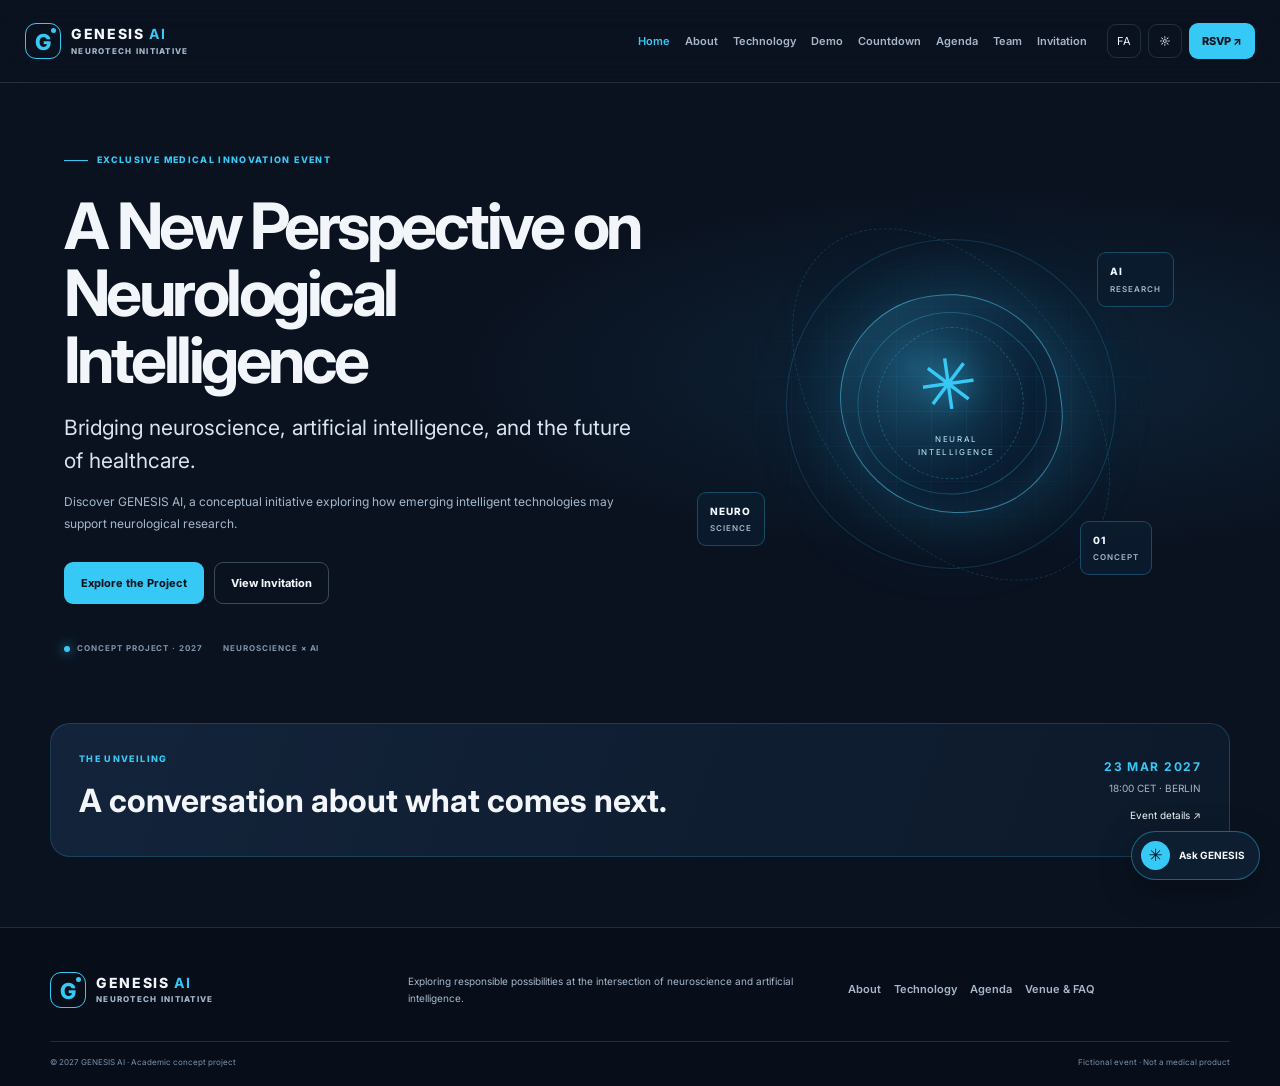
<file: index.html>
<!doctype html>
<html lang="en" dir="ltr"><head><meta charset="utf-8"><meta name="viewport" content="width=device-width,initial-scale=1"><meta name="theme-color" content="#0a1220"><meta name="description" content="Bridging neuroscience, artificial intelligence, and the future of healthcare."><title>The Future of Neurological Research Begins Here | GENESIS AI</title><link rel="preconnect" href="https://fonts.googleapis.com"><link href="https://fonts.googleapis.com/css2?family=Inter:wght@400;500;600;700;800&family=Vazirmatn:wght@400;500;600;700;800&display=swap" rel="stylesheet"><link rel="stylesheet" href="css/style.css"></head>
<body data-page="index"><a class="skip-link" href="#main" data-en="Skip to content" data-fa="رفتن به محتوا">Skip to content</a>
<header class="site-header"><div class="nav-wrap"><a class="brand" href="index.html"><span class="brand-mark">G<span></span></span><span class="brand-text">GENESIS <b>AI</b><small>NEUROTECH INITIATIVE</small></span></a><button class="mobile-menu-button" id="menuToggle" aria-label="Open navigation" aria-expanded="false"><span></span><span></span><span></span></button><nav class="main-nav" id="mainNav" aria-label="Main navigation"><a href="index.html" data-page-link="index" data-en="Home" data-fa="خانه">Home</a><a href="about.html" data-page-link="about" data-en="About" data-fa="درباره">About</a><a href="technology.html" data-page-link="technology" data-en="Technology" data-fa="فناوری">Technology</a><a href="demo.html" data-page-link="demo" data-en="Demo" data-fa="دمو">Demo</a><a href="countdown.html" data-page-link="countdown" data-en="Countdown" data-fa="شمارش معکوس">Countdown</a><a href="agenda.html" data-page-link="agenda" data-en="Agenda" data-fa="برنامه">Agenda</a><a href="team.html" data-page-link="team" data-en="Team" data-fa="تیم">Team</a><a href="invitation.html" data-page-link="invitation" data-en="Invitation" data-fa="دعوت‌نامه">Invitation</a></nav><div class="nav-tools"><button class="tool-button" id="langToggle" aria-label="Change language">FA</button><button class="tool-button" id="themeToggle" aria-label="Toggle color theme"><span class="theme-icon">☼</span></button><a class="nav-cta" href="rsvp.html" data-en="RSVP ↗" data-fa="تأیید حضور ↗">RSVP ↗</a></div></div></header>
<main id="main"><section class="hero hero-index"><div class="hero-content"><span class="eyebrow"><span class="eyebrow-line"></span><span data-en="EXCLUSIVE MEDICAL INNOVATION EVENT" data-fa="رویداد اختصاصی نوآوری پزشکی">EXCLUSIVE MEDICAL INNOVATION EVENT</span></span><h1 data-en="A New Perspective on Neurological Intelligence" data-fa="آینده پژوهش‌های عصبی از اینجا آغاز می‌شود">A New Perspective on Neurological Intelligence</h1><p class="hero-lead" data-en="Bridging neuroscience, artificial intelligence, and the future of healthcare." data-fa="پیوند علوم اعصاب، هوش مصنوعی و آینده سلامت.">Bridging neuroscience, artificial intelligence, and the future of healthcare.</p><p class="hero-copy" data-en="Discover GENESIS AI, a conceptual initiative exploring how emerging intelligent technologies may support neurological research." data-fa="با GENESIS AI آشنا شوید؛ ایده‌ای مفهومی برای بررسی نقش فناوری‌های هوشمند نوظهور در پژوهش‌های عصب‌شناختی.">Discover GENESIS AI, a conceptual initiative exploring how emerging intelligent technologies may support neurological research.</p><div class="hero-actions"><a class="button button-primary" href="about.html" data-en="Explore the Project" data-fa="کاوش پروژه">Explore the Project</a><a class="button button-outline" href="invitation.html" data-en="View Invitation" data-fa="مشاهده دعوت‌نامه">View Invitation</a></div><div class="hero-meta"><span><i></i><span data-en="CONCEPT PROJECT · 2027" data-fa="پروژه مفهومی · ۱۴۰۶">CONCEPT PROJECT · 2027</span></span><span data-en="NEUROSCIENCE × AI" data-fa="علوم اعصاب × هوش مصنوعی">NEUROSCIENCE × AI</span></div></div><div class="hero-visual" aria-hidden="true"><div class="orbit orbit-one"></div><div class="orbit orbit-two"></div><div class="brain-glow"></div><div class="brain-core"><span class="brain-symbol">✳</span><span class="brain-label">NEURAL<br>INTELLIGENCE</span></div><div class="floating-node node-a">AI<span>RESEARCH</span></div><div class="floating-node node-b">NEURO<span>SCIENCE</span></div><div class="floating-node node-c">01<span>CONCEPT</span></div><div class="visual-grid"></div></div></section><section class="event-strip"><div><span class="eyebrow" data-en="THE UNVEILING" data-fa="مراسم معرفی">THE UNVEILING</span><h2 data-en="A conversation about what comes next." data-fa="گفت‌وگویی درباره آنچه در پیش است.">A conversation about what comes next.</h2></div><div class="event-strip-meta"><strong>23 MAR 2027</strong><span>18:00 CET · BERLIN</span><a href="countdown.html" data-en="Event details ↗" data-fa="جزئیات رویداد ↗">Event details ↗</a></div></section></main>
<footer class="site-footer"><div class="footer-main"><a class="brand" href="index.html"><span class="brand-mark">G<span></span></span><span class="brand-text">GENESIS <b>AI</b><small>NEUROTECH INITIATIVE</small></span></a><p data-en="Exploring responsible possibilities at the intersection of neuroscience and artificial intelligence." data-fa="بررسی ظرفیت‌های مسئولانه در نقطه تلاقی علوم اعصاب و هوش مصنوعی.">Exploring responsible possibilities at the intersection of neuroscience and artificial intelligence.</p><div class="footer-links"><a href="about.html" data-en="About" data-fa="درباره">About</a><a href="technology.html" data-en="Technology" data-fa="فناوری">Technology</a><a href="agenda.html" data-en="Agenda" data-fa="برنامه">Agenda</a><a href="venue.html" data-en="Venue & FAQ" data-fa="مکان و سؤالات">Venue & FAQ</a></div></div><div class="footer-bottom"><span>© 2027 GENESIS AI · Academic concept project</span><span data-en="Fictional event · Not a medical product" data-fa="رویداد فرضی · فاقد محصول پزشکی واقعی">Fictional event · Not a medical product</span></div></footer>
<button class="assistant-fab" id="assistantFab" aria-label="Open GENESIS assistant"><span>✳</span><b data-en="Ask GENESIS" data-fa="از جنسیس بپرس">Ask GENESIS</b></button><aside class="assistant-panel" id="assistantPanel" aria-label="GENESIS demo assistant" hidden><div class="assistant-panel-head"><div><span class="status-dot"></span><strong>GENESIS Assistant</strong><small data-en="Prepared-response demo" data-fa="دموی پاسخ‌های آماده">Prepared-response demo</small></div><button id="assistantClose" class="icon-button" aria-label="Close assistant">×</button></div><div class="assistant-quick"><button class="chip quick-question" data-question="What is GENESIS AI?" data-fa-question="GENESIS AI چیست؟">What is GENESIS AI?</button><button class="chip quick-question" data-question="When is the event?" data-fa-question="رویداد چه زمانی است؟">When is the event?</button><button class="chip quick-question" data-question="How do I RSVP?" data-fa-question="چطور حضورم را تأیید کنم؟">How do I RSVP?</button></div><div class="assistant-panel-messages" id="assistantPanelMessages"><div class="message assistant-message" data-en="Hello! I can answer prepared questions about the project and event." data-fa="سلام! می‌توانم به پرسش‌های آماده درباره پروژه و رویداد پاسخ دهم.">Hello! I can answer prepared questions about the project and event.</div></div><form id="assistantPanelForm" class="assistant-panel-form"><input id="assistantPanelInput" placeholder="Ask about the event…" data-en-placeholder="Ask about the event…" data-fa-placeholder="درباره رویداد بپرسید…" required><button type="submit" aria-label="Send message">↑</button></form><p class="assistant-disclaimer" data-en="Simulated assistant · Not medical advice" data-fa="دستیار شبیه‌سازی‌شده · فاقد توصیه پزشکی">Simulated assistant · Not medical advice</p></aside>
<script src="js/app.js"></script><script src="js/countdown.js"></script><script src="js/assistant.js"></script><script src="js/rsvp.js"></script></body></html>
</file>
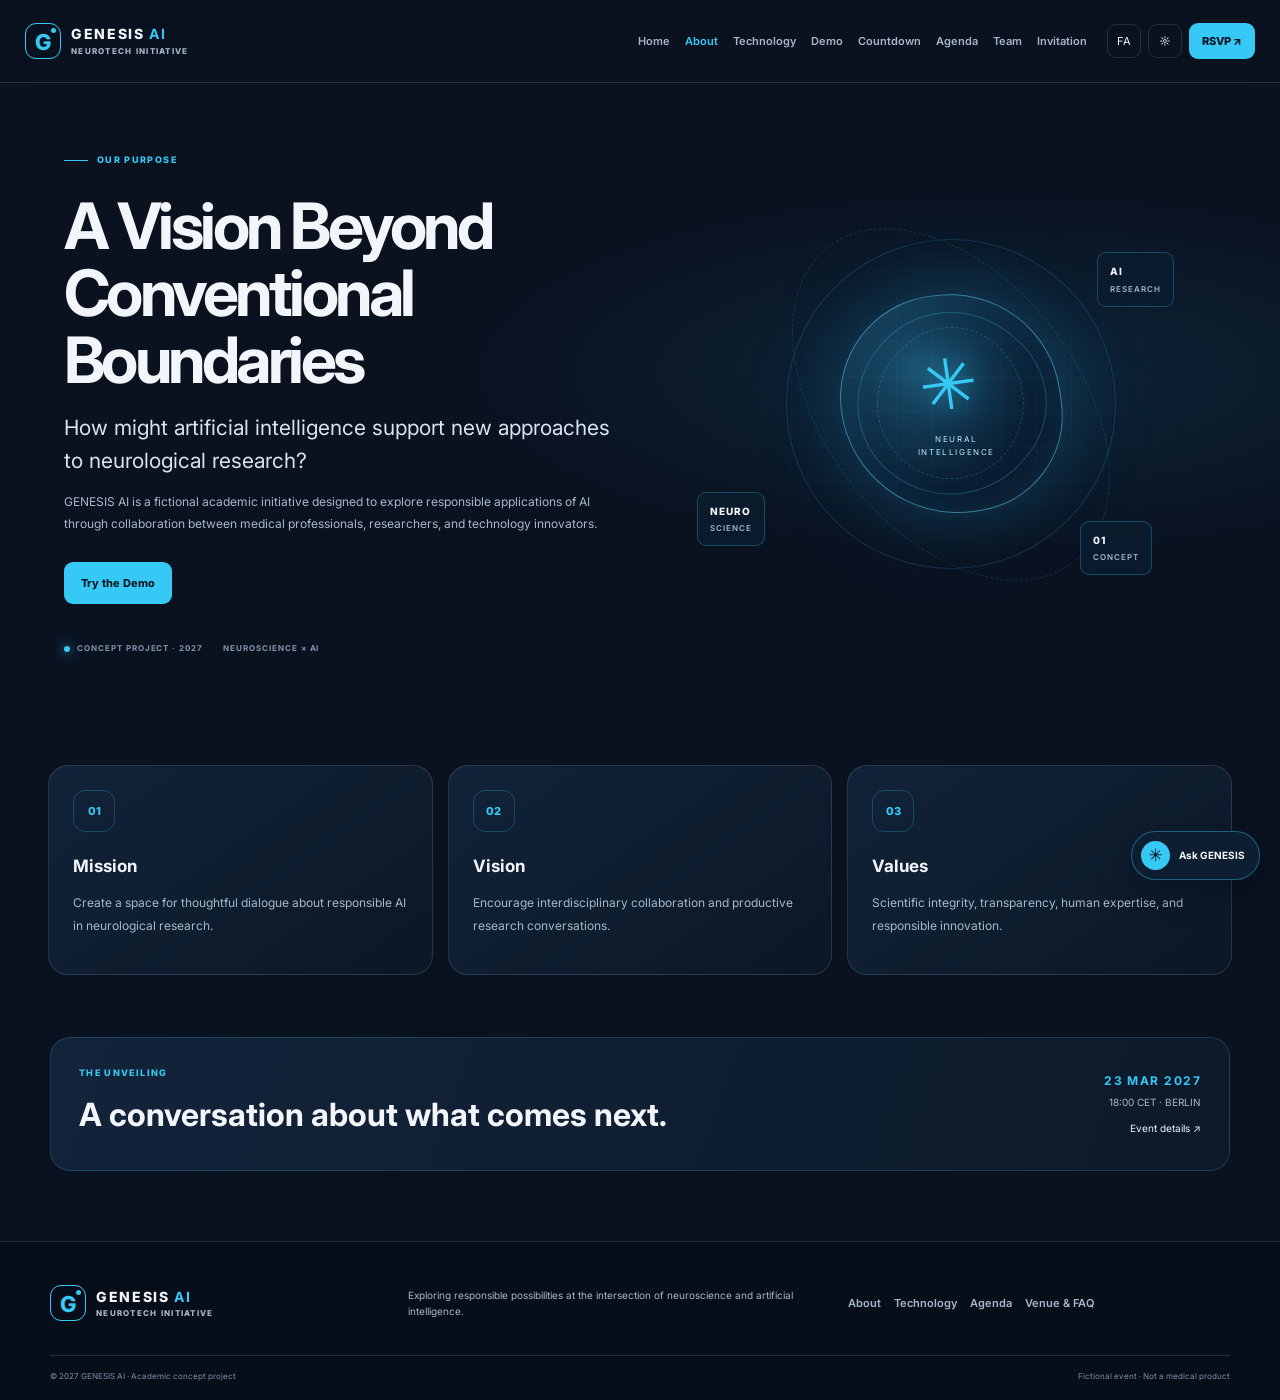
<file: about.html>
<!doctype html>
<html lang="en" dir="ltr"><head><meta charset="utf-8"><meta name="viewport" content="width=device-width,initial-scale=1"><meta name="theme-color" content="#0a1220"><meta name="description" content="How might artificial intelligence support new approaches to neurological research?"><title>About GENESIS AI | GENESIS AI</title><link rel="preconnect" href="https://fonts.googleapis.com"><link href="https://fonts.googleapis.com/css2?family=Inter:wght@400;500;600;700;800&family=Vazirmatn:wght@400;500;600;700;800&display=swap" rel="stylesheet"><link rel="stylesheet" href="css/style.css"></head>
<body data-page="about"><a class="skip-link" href="#main" data-en="Skip to content" data-fa="رفتن به محتوا">Skip to content</a>
<header class="site-header"><div class="nav-wrap"><a class="brand" href="index.html"><span class="brand-mark">G<span></span></span><span class="brand-text">GENESIS <b>AI</b><small>NEUROTECH INITIATIVE</small></span></a><button class="mobile-menu-button" id="menuToggle" aria-label="Open navigation" aria-expanded="false"><span></span><span></span><span></span></button><nav class="main-nav" id="mainNav" aria-label="Main navigation"><a href="index.html" data-page-link="index" data-en="Home" data-fa="خانه">Home</a><a href="about.html" data-page-link="about" data-en="About" data-fa="درباره">About</a><a href="technology.html" data-page-link="technology" data-en="Technology" data-fa="فناوری">Technology</a><a href="demo.html" data-page-link="demo" data-en="Demo" data-fa="دمو">Demo</a><a href="countdown.html" data-page-link="countdown" data-en="Countdown" data-fa="شمارش معکوس">Countdown</a><a href="agenda.html" data-page-link="agenda" data-en="Agenda" data-fa="برنامه">Agenda</a><a href="team.html" data-page-link="team" data-en="Team" data-fa="تیم">Team</a><a href="invitation.html" data-page-link="invitation" data-en="Invitation" data-fa="دعوت‌نامه">Invitation</a></nav><div class="nav-tools"><button class="tool-button" id="langToggle" aria-label="Change language">FA</button><button class="tool-button" id="themeToggle" aria-label="Toggle color theme"><span class="theme-icon">☼</span></button><a class="nav-cta" href="rsvp.html" data-en="RSVP ↗" data-fa="تأیید حضور ↗">RSVP ↗</a></div></div></header>
<main id="main"><section class="hero hero-about"><div class="hero-content"><span class="eyebrow"><span class="eyebrow-line"></span><span data-en="OUR PURPOSE" data-fa="هدف ما">OUR PURPOSE</span></span><h1 data-en="A Vision Beyond Conventional Boundaries" data-fa="درباره GENESIS AI">A Vision Beyond Conventional Boundaries</h1><p class="hero-lead" data-en="How might artificial intelligence support new approaches to neurological research?" data-fa="هوش مصنوعی چگونه می‌تواند رویکردهای تازه‌ای برای پژوهش‌های عصب‌شناختی فراهم کند؟">How might artificial intelligence support new approaches to neurological research?</p><p class="hero-copy" data-en="GENESIS AI is a fictional academic initiative designed to explore responsible applications of AI through collaboration between medical professionals, researchers, and technology innovators." data-fa="این پروژه فرضی برای بررسی کاربردهای مسئولانه هوش مصنوعی از طریق همکاری متخصصان پزشکی، پژوهشگران و نوآوران فناوری طراحی شده است.">GENESIS AI is a fictional academic initiative designed to explore responsible applications of AI through collaboration between medical professionals, researchers, and technology innovators.</p><div class="hero-actions"><a class="button button-primary" href="demo.html" data-en="Try the Demo" data-fa="تجربه دمو">Try the Demo</a></div><div class="hero-meta"><span><i></i><span data-en="CONCEPT PROJECT · 2027" data-fa="پروژه مفهومی · ۱۴۰۶">CONCEPT PROJECT · 2027</span></span><span data-en="NEUROSCIENCE × AI" data-fa="علوم اعصاب × هوش مصنوعی">NEUROSCIENCE × AI</span></div></div><div class="hero-visual" aria-hidden="true"><div class="orbit orbit-one"></div><div class="orbit orbit-two"></div><div class="brain-glow"></div><div class="brain-core"><span class="brain-symbol">✳</span><span class="brain-label">NEURAL<br>INTELLIGENCE</span></div><div class="floating-node node-a">AI<span>RESEARCH</span></div><div class="floating-node node-b">NEURO<span>SCIENCE</span></div><div class="floating-node node-c">01<span>CONCEPT</span></div><div class="visual-grid"></div></div></section><section class="section feature-grid"><article class="feature-card"><span class="feature-index">01</span><h2 data-en="Mission" data-fa="مأموریت">Mission</h2><p data-en="Create a space for thoughtful dialogue about responsible AI in neurological research." data-fa="ایجاد فضایی برای گفت‌وگوی مسئولانه درباره هوش مصنوعی در پژوهش‌های عصب‌شناختی.">Create a space for thoughtful dialogue about responsible AI in neurological research.</p></article><article class="feature-card"><span class="feature-index">02</span><h2 data-en="Vision" data-fa="چشم‌انداز">Vision</h2><p data-en="Encourage interdisciplinary collaboration and productive research conversations." data-fa="تقویت همکاری میان‌رشته‌ای و گفت‌وگوهای پژوهشی سازنده.">Encourage interdisciplinary collaboration and productive research conversations.</p></article><article class="feature-card"><span class="feature-index">03</span><h2 data-en="Values" data-fa="ارزش‌ها">Values</h2><p data-en="Scientific integrity, transparency, human expertise, and responsible innovation." data-fa="صداقت علمی، شفافیت، تخصص انسانی و نوآوری مسئولانه.">Scientific integrity, transparency, human expertise, and responsible innovation.</p></article></section><section class="event-strip"><div><span class="eyebrow" data-en="THE UNVEILING" data-fa="مراسم معرفی">THE UNVEILING</span><h2 data-en="A conversation about what comes next." data-fa="گفت‌وگویی درباره آنچه در پیش است.">A conversation about what comes next.</h2></div><div class="event-strip-meta"><strong>23 MAR 2027</strong><span>18:00 CET · BERLIN</span><a href="countdown.html" data-en="Event details ↗" data-fa="جزئیات رویداد ↗">Event details ↗</a></div></section></main>
<footer class="site-footer"><div class="footer-main"><a class="brand" href="index.html"><span class="brand-mark">G<span></span></span><span class="brand-text">GENESIS <b>AI</b><small>NEUROTECH INITIATIVE</small></span></a><p data-en="Exploring responsible possibilities at the intersection of neuroscience and artificial intelligence." data-fa="بررسی ظرفیت‌های مسئولانه در نقطه تلاقی علوم اعصاب و هوش مصنوعی.">Exploring responsible possibilities at the intersection of neuroscience and artificial intelligence.</p><div class="footer-links"><a href="about.html" data-en="About" data-fa="درباره">About</a><a href="technology.html" data-en="Technology" data-fa="فناوری">Technology</a><a href="agenda.html" data-en="Agenda" data-fa="برنامه">Agenda</a><a href="venue.html" data-en="Venue & FAQ" data-fa="مکان و سؤالات">Venue & FAQ</a></div></div><div class="footer-bottom"><span>© 2027 GENESIS AI · Academic concept project</span><span data-en="Fictional event · Not a medical product" data-fa="رویداد فرضی · فاقد محصول پزشکی واقعی">Fictional event · Not a medical product</span></div></footer>
<button class="assistant-fab" id="assistantFab" aria-label="Open GENESIS assistant"><span>✳</span><b data-en="Ask GENESIS" data-fa="از جنسیس بپرس">Ask GENESIS</b></button><aside class="assistant-panel" id="assistantPanel" aria-label="GENESIS demo assistant" hidden><div class="assistant-panel-head"><div><span class="status-dot"></span><strong>GENESIS Assistant</strong><small data-en="Prepared-response demo" data-fa="دموی پاسخ‌های آماده">Prepared-response demo</small></div><button id="assistantClose" class="icon-button" aria-label="Close assistant">×</button></div><div class="assistant-quick"><button class="chip quick-question" data-question="What is GENESIS AI?" data-fa-question="GENESIS AI چیست؟">What is GENESIS AI?</button><button class="chip quick-question" data-question="When is the event?" data-fa-question="رویداد چه زمانی است؟">When is the event?</button><button class="chip quick-question" data-question="How do I RSVP?" data-fa-question="چطور حضورم را تأیید کنم؟">How do I RSVP?</button></div><div class="assistant-panel-messages" id="assistantPanelMessages"><div class="message assistant-message" data-en="Hello! I can answer prepared questions about the project and event." data-fa="سلام! می‌توانم به پرسش‌های آماده درباره پروژه و رویداد پاسخ دهم.">Hello! I can answer prepared questions about the project and event.</div></div><form id="assistantPanelForm" class="assistant-panel-form"><input id="assistantPanelInput" placeholder="Ask about the event…" data-en-placeholder="Ask about the event…" data-fa-placeholder="درباره رویداد بپرسید…" required><button type="submit" aria-label="Send message">↑</button></form><p class="assistant-disclaimer" data-en="Simulated assistant · Not medical advice" data-fa="دستیار شبیه‌سازی‌شده · فاقد توصیه پزشکی">Simulated assistant · Not medical advice</p></aside>
<script src="js/app.js"></script><script src="js/countdown.js"></script><script src="js/assistant.js"></script><script src="js/rsvp.js"></script></body></html>
</file>
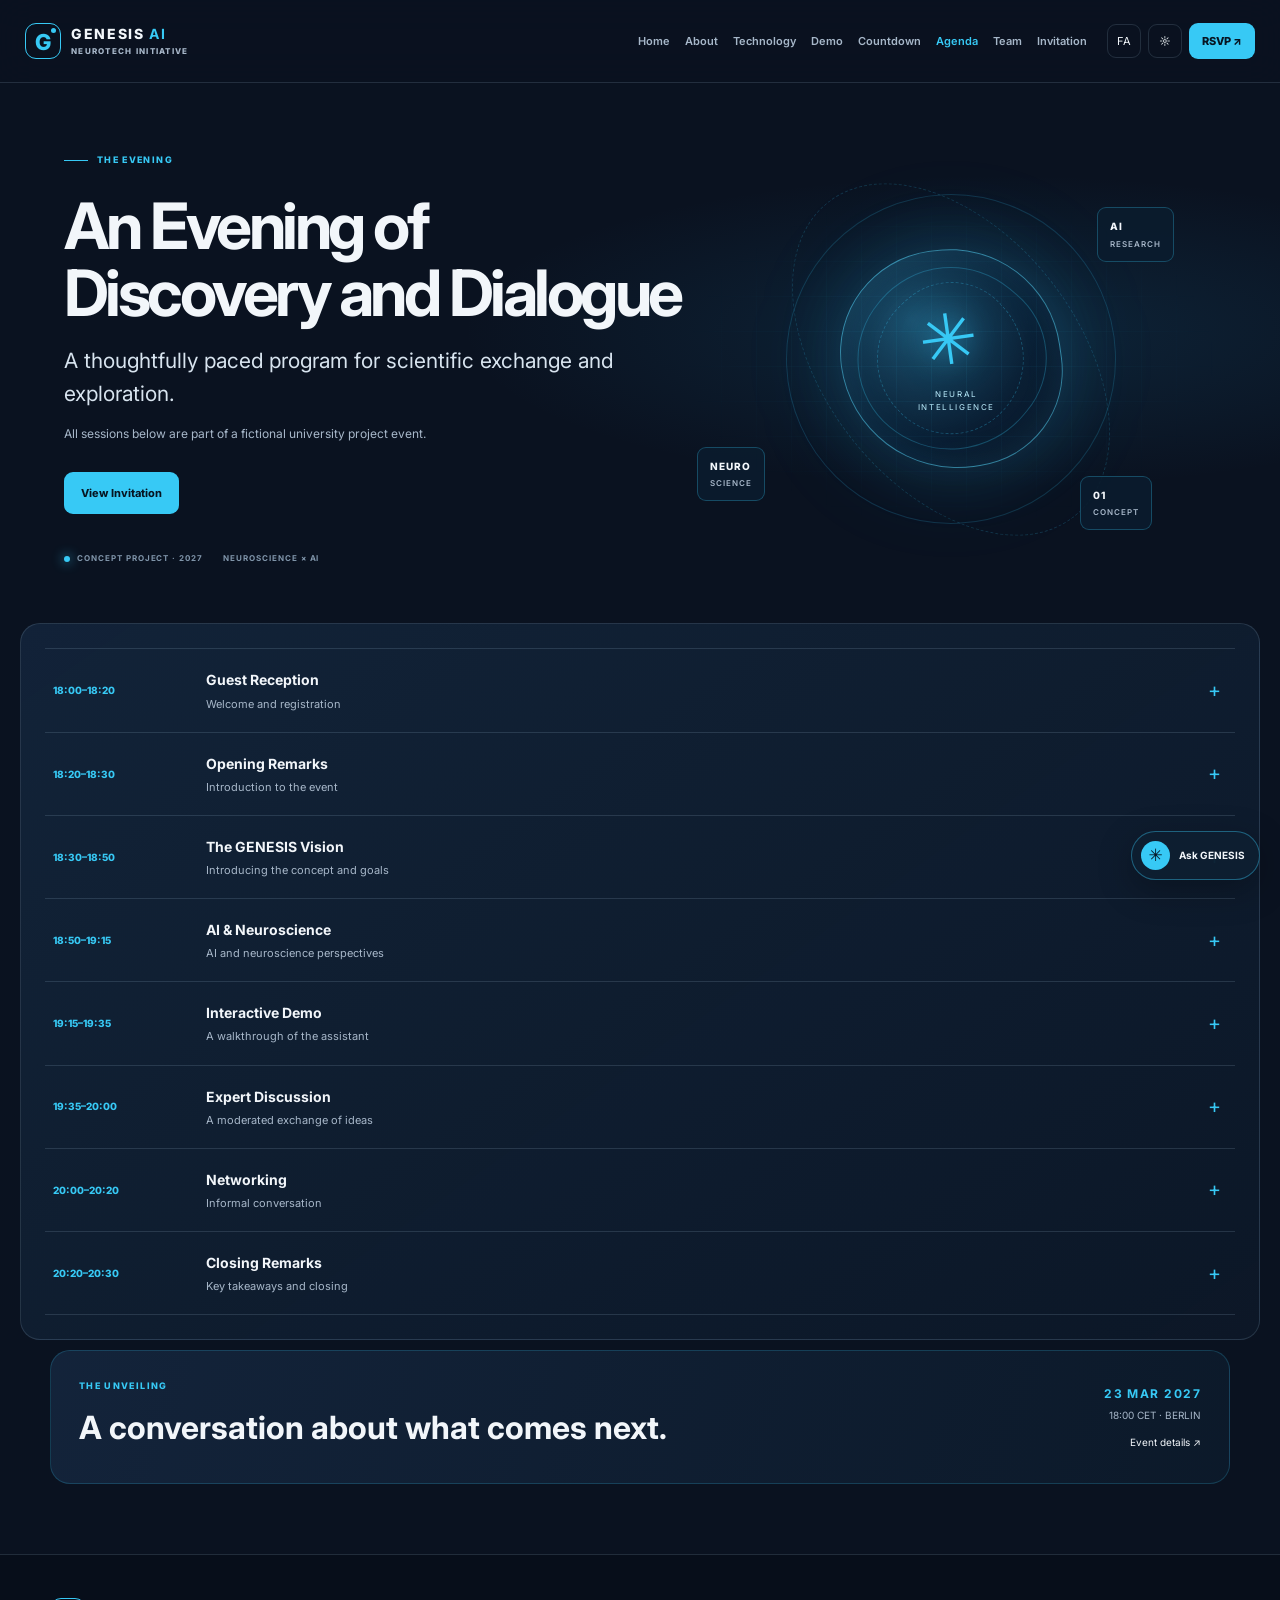
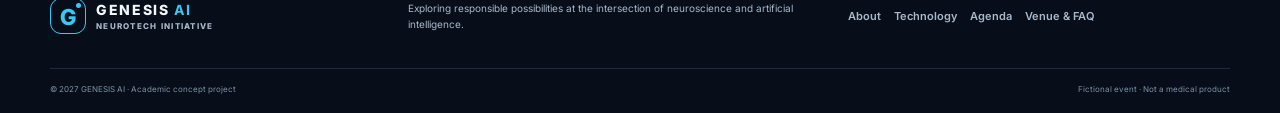
<file: agenda.html>
<!doctype html>
<html lang="en" dir="ltr"><head><meta charset="utf-8"><meta name="viewport" content="width=device-width,initial-scale=1"><meta name="theme-color" content="#0a1220"><meta name="description" content="A thoughtfully paced program for scientific exchange and exploration."><title>Event Agenda | GENESIS AI</title><link rel="preconnect" href="https://fonts.googleapis.com"><link href="https://fonts.googleapis.com/css2?family=Inter:wght@400;500;600;700;800&family=Vazirmatn:wght@400;500;600;700;800&display=swap" rel="stylesheet"><link rel="stylesheet" href="css/style.css"></head>
<body data-page="agenda"><a class="skip-link" href="#main" data-en="Skip to content" data-fa="رفتن به محتوا">Skip to content</a>
<header class="site-header"><div class="nav-wrap"><a class="brand" href="index.html"><span class="brand-mark">G<span></span></span><span class="brand-text">GENESIS <b>AI</b><small>NEUROTECH INITIATIVE</small></span></a><button class="mobile-menu-button" id="menuToggle" aria-label="Open navigation" aria-expanded="false"><span></span><span></span><span></span></button><nav class="main-nav" id="mainNav" aria-label="Main navigation"><a href="index.html" data-page-link="index" data-en="Home" data-fa="خانه">Home</a><a href="about.html" data-page-link="about" data-en="About" data-fa="درباره">About</a><a href="technology.html" data-page-link="technology" data-en="Technology" data-fa="فناوری">Technology</a><a href="demo.html" data-page-link="demo" data-en="Demo" data-fa="دمو">Demo</a><a href="countdown.html" data-page-link="countdown" data-en="Countdown" data-fa="شمارش معکوس">Countdown</a><a href="agenda.html" data-page-link="agenda" data-en="Agenda" data-fa="برنامه">Agenda</a><a href="team.html" data-page-link="team" data-en="Team" data-fa="تیم">Team</a><a href="invitation.html" data-page-link="invitation" data-en="Invitation" data-fa="دعوت‌نامه">Invitation</a></nav><div class="nav-tools"><button class="tool-button" id="langToggle" aria-label="Change language">FA</button><button class="tool-button" id="themeToggle" aria-label="Toggle color theme"><span class="theme-icon">☼</span></button><a class="nav-cta" href="rsvp.html" data-en="RSVP ↗" data-fa="تأیید حضور ↗">RSVP ↗</a></div></div></header>
<main id="main"><section class="hero hero-agenda"><div class="hero-content"><span class="eyebrow"><span class="eyebrow-line"></span><span data-en="THE EVENING" data-fa="برنامه مراسم">THE EVENING</span></span><h1 data-en="An Evening of Discovery and Dialogue" data-fa="شبی برای کشف و گفت‌وگو">An Evening of Discovery and Dialogue</h1><p class="hero-lead" data-en="A thoughtfully paced program for scientific exchange and exploration." data-fa="برنامه‌ای سنجیده برای تبادل علمی و کاوش ایده‌ها.">A thoughtfully paced program for scientific exchange and exploration.</p><p class="hero-copy" data-en="All sessions below are part of a fictional university project event." data-fa="تمام بخش‌های زیر مربوط به رویداد فرضی پروژه دانشگاهی هستند.">All sessions below are part of a fictional university project event.</p><div class="hero-actions"><a class="button button-primary" href="invitation.html" data-en="View Invitation" data-fa="مشاهده دعوت‌نامه">View Invitation</a></div><div class="hero-meta"><span><i></i><span data-en="CONCEPT PROJECT · 2027" data-fa="پروژه مفهومی · ۱۴۰۶">CONCEPT PROJECT · 2027</span></span><span data-en="NEUROSCIENCE × AI" data-fa="علوم اعصاب × هوش مصنوعی">NEUROSCIENCE × AI</span></div></div><div class="hero-visual" aria-hidden="true"><div class="orbit orbit-one"></div><div class="orbit orbit-two"></div><div class="brain-glow"></div><div class="brain-core"><span class="brain-symbol">✳</span><span class="brain-label">NEURAL<br>INTELLIGENCE</span></div><div class="floating-node node-a">AI<span>RESEARCH</span></div><div class="floating-node node-b">NEURO<span>SCIENCE</span></div><div class="floating-node node-c">01<span>CONCEPT</span></div><div class="visual-grid"></div></div></section><section class="section section-card"><div class="agenda-list"><button class="agenda-item" aria-expanded="false"><span class="agenda-time">18:00–18:20</span><span class="agenda-main"><strong data-en="Guest Reception" data-fa="پذیرش مهمانان">Guest Reception</strong><span data-en="Welcome and registration" data-fa="خوشامدگویی و ثبت‌نام">Welcome and registration</span></span><span class="agenda-toggle">+</span></button><button class="agenda-item" aria-expanded="false"><span class="agenda-time">18:20–18:30</span><span class="agenda-main"><strong data-en="Opening Remarks" data-fa="سخنرانی افتتاحیه">Opening Remarks</strong><span data-en="Introduction to the event" data-fa="معرفی رویداد">Introduction to the event</span></span><span class="agenda-toggle">+</span></button><button class="agenda-item" aria-expanded="false"><span class="agenda-time">18:30–18:50</span><span class="agenda-main"><strong data-en="The GENESIS Vision" data-fa="چشم‌انداز GENESIS">The GENESIS Vision</strong><span data-en="Introducing the concept and goals" data-fa="معرفی ایده و اهداف">Introducing the concept and goals</span></span><span class="agenda-toggle">+</span></button><button class="agenda-item" aria-expanded="false"><span class="agenda-time">18:50–19:15</span><span class="agenda-main"><strong data-en="AI & Neuroscience" data-fa="هوش مصنوعی و علوم اعصاب">AI & Neuroscience</strong><span data-en="AI and neuroscience perspectives" data-fa="بررسی دیدگاه‌های این دو حوزه">AI and neuroscience perspectives</span></span><span class="agenda-toggle">+</span></button><button class="agenda-item" aria-expanded="false"><span class="agenda-time">19:15–19:35</span><span class="agenda-main"><strong data-en="Interactive Demo" data-fa="دموی تعاملی">Interactive Demo</strong><span data-en="A walkthrough of the assistant" data-fa="نمایش دستیار مفهومی">A walkthrough of the assistant</span></span><span class="agenda-toggle">+</span></button><button class="agenda-item" aria-expanded="false"><span class="agenda-time">19:35–20:00</span><span class="agenda-main"><strong data-en="Expert Discussion" data-fa="گفت‌وگوی تخصصی">Expert Discussion</strong><span data-en="A moderated exchange of ideas" data-fa="تبادل دیدگاه با مدیریت جلسه">A moderated exchange of ideas</span></span><span class="agenda-toggle">+</span></button><button class="agenda-item" aria-expanded="false"><span class="agenda-time">20:00–20:20</span><span class="agenda-main"><strong data-en="Networking" data-fa="شبکه‌سازی">Networking</strong><span data-en="Informal conversation" data-fa="گفت‌وگوی آزاد">Informal conversation</span></span><span class="agenda-toggle">+</span></button><button class="agenda-item" aria-expanded="false"><span class="agenda-time">20:20–20:30</span><span class="agenda-main"><strong data-en="Closing Remarks" data-fa="سخن پایانی">Closing Remarks</strong><span data-en="Key takeaways and closing" data-fa="جمع‌بندی و پایان مراسم">Key takeaways and closing</span></span><span class="agenda-toggle">+</span></button></div></section><section class="event-strip"><div><span class="eyebrow" data-en="THE UNVEILING" data-fa="مراسم معرفی">THE UNVEILING</span><h2 data-en="A conversation about what comes next." data-fa="گفت‌وگویی درباره آنچه در پیش است.">A conversation about what comes next.</h2></div><div class="event-strip-meta"><strong>23 MAR 2027</strong><span>18:00 CET · BERLIN</span><a href="countdown.html" data-en="Event details ↗" data-fa="جزئیات رویداد ↗">Event details ↗</a></div></section></main>
<footer class="site-footer"><div class="footer-main"><a class="brand" href="index.html"><span class="brand-mark">G<span></span></span><span class="brand-text">GENESIS <b>AI</b><small>NEUROTECH INITIATIVE</small></span></a><p data-en="Exploring responsible possibilities at the intersection of neuroscience and artificial intelligence." data-fa="بررسی ظرفیت‌های مسئولانه در نقطه تلاقی علوم اعصاب و هوش مصنوعی.">Exploring responsible possibilities at the intersection of neuroscience and artificial intelligence.</p><div class="footer-links"><a href="about.html" data-en="About" data-fa="درباره">About</a><a href="technology.html" data-en="Technology" data-fa="فناوری">Technology</a><a href="agenda.html" data-en="Agenda" data-fa="برنامه">Agenda</a><a href="venue.html" data-en="Venue & FAQ" data-fa="مکان و سؤالات">Venue & FAQ</a></div></div><div class="footer-bottom"><span>© 2027 GENESIS AI · Academic concept project</span><span data-en="Fictional event · Not a medical product" data-fa="رویداد فرضی · فاقد محصول پزشکی واقعی">Fictional event · Not a medical product</span></div></footer>
<button class="assistant-fab" id="assistantFab" aria-label="Open GENESIS assistant"><span>✳</span><b data-en="Ask GENESIS" data-fa="از جنسیس بپرس">Ask GENESIS</b></button><aside class="assistant-panel" id="assistantPanel" aria-label="GENESIS demo assistant" hidden><div class="assistant-panel-head"><div><span class="status-dot"></span><strong>GENESIS Assistant</strong><small data-en="Prepared-response demo" data-fa="دموی پاسخ‌های آماده">Prepared-response demo</small></div><button id="assistantClose" class="icon-button" aria-label="Close assistant">×</button></div><div class="assistant-quick"><button class="chip quick-question" data-question="What is GENESIS AI?" data-fa-question="GENESIS AI چیست؟">What is GENESIS AI?</button><button class="chip quick-question" data-question="When is the event?" data-fa-question="رویداد چه زمانی است؟">When is the event?</button><button class="chip quick-question" data-question="How do I RSVP?" data-fa-question="چطور حضورم را تأیید کنم؟">How do I RSVP?</button></div><div class="assistant-panel-messages" id="assistantPanelMessages"><div class="message assistant-message" data-en="Hello! I can answer prepared questions about the project and event." data-fa="سلام! می‌توانم به پرسش‌های آماده درباره پروژه و رویداد پاسخ دهم.">Hello! I can answer prepared questions about the project and event.</div></div><form id="assistantPanelForm" class="assistant-panel-form"><input id="assistantPanelInput" placeholder="Ask about the event…" data-en-placeholder="Ask about the event…" data-fa-placeholder="درباره رویداد بپرسید…" required><button type="submit" aria-label="Send message">↑</button></form><p class="assistant-disclaimer" data-en="Simulated assistant · Not medical advice" data-fa="دستیار شبیه‌سازی‌شده · فاقد توصیه پزشکی">Simulated assistant · Not medical advice</p></aside>
<script src="js/app.js"></script><script src="js/countdown.js"></script><script src="js/assistant.js"></script><script src="js/rsvp.js"></script></body></html>
</file>
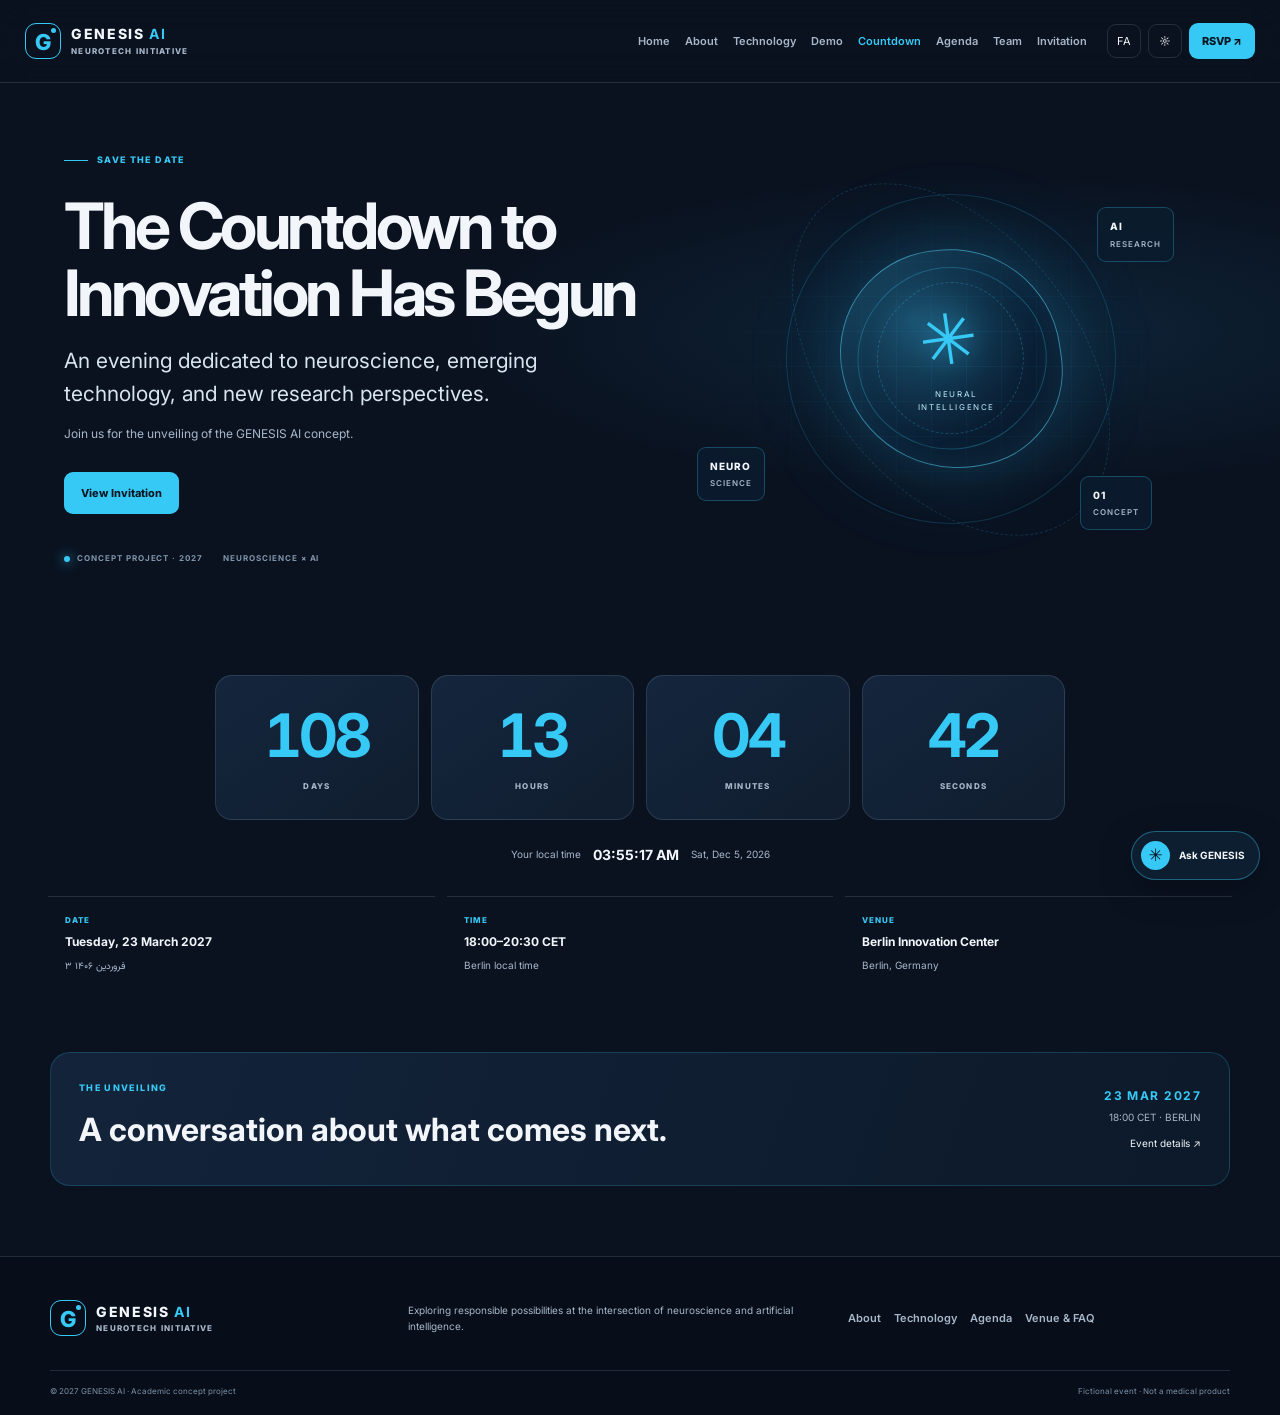
<file: countdown.html>
<!doctype html>
<html lang="en" dir="ltr"><head><meta charset="utf-8"><meta name="viewport" content="width=device-width,initial-scale=1"><meta name="theme-color" content="#0a1220"><meta name="description" content="An evening dedicated to neuroscience, emerging technology, and new research perspectives."><title>Countdown to Innovation | GENESIS AI</title><link rel="preconnect" href="https://fonts.googleapis.com"><link href="https://fonts.googleapis.com/css2?family=Inter:wght@400;500;600;700;800&family=Vazirmatn:wght@400;500;600;700;800&display=swap" rel="stylesheet"><link rel="stylesheet" href="css/style.css"></head>
<body data-page="countdown"><a class="skip-link" href="#main" data-en="Skip to content" data-fa="رفتن به محتوا">Skip to content</a>
<header class="site-header"><div class="nav-wrap"><a class="brand" href="index.html"><span class="brand-mark">G<span></span></span><span class="brand-text">GENESIS <b>AI</b><small>NEUROTECH INITIATIVE</small></span></a><button class="mobile-menu-button" id="menuToggle" aria-label="Open navigation" aria-expanded="false"><span></span><span></span><span></span></button><nav class="main-nav" id="mainNav" aria-label="Main navigation"><a href="index.html" data-page-link="index" data-en="Home" data-fa="خانه">Home</a><a href="about.html" data-page-link="about" data-en="About" data-fa="درباره">About</a><a href="technology.html" data-page-link="technology" data-en="Technology" data-fa="فناوری">Technology</a><a href="demo.html" data-page-link="demo" data-en="Demo" data-fa="دمو">Demo</a><a href="countdown.html" data-page-link="countdown" data-en="Countdown" data-fa="شمارش معکوس">Countdown</a><a href="agenda.html" data-page-link="agenda" data-en="Agenda" data-fa="برنامه">Agenda</a><a href="team.html" data-page-link="team" data-en="Team" data-fa="تیم">Team</a><a href="invitation.html" data-page-link="invitation" data-en="Invitation" data-fa="دعوت‌نامه">Invitation</a></nav><div class="nav-tools"><button class="tool-button" id="langToggle" aria-label="Change language">FA</button><button class="tool-button" id="themeToggle" aria-label="Toggle color theme"><span class="theme-icon">☼</span></button><a class="nav-cta" href="rsvp.html" data-en="RSVP ↗" data-fa="تأیید حضور ↗">RSVP ↗</a></div></div></header>
<main id="main"><section class="hero hero-countdown"><div class="hero-content"><span class="eyebrow"><span class="eyebrow-line"></span><span data-en="SAVE THE DATE" data-fa="تاریخ را به خاطر بسپارید">SAVE THE DATE</span></span><h1 data-en="The Countdown to Innovation Has Begun" data-fa="شمارش معکوس تا نوآوری آغاز شده است">The Countdown to Innovation Has Begun</h1><p class="hero-lead" data-en="An evening dedicated to neuroscience, emerging technology, and new research perspectives." data-fa="شبی برای علوم اعصاب، فناوری‌های نوظهور و دیدگاه‌های تازه پژوهشی.">An evening dedicated to neuroscience, emerging technology, and new research perspectives.</p><p class="hero-copy" data-en="Join us for the unveiling of the GENESIS AI concept." data-fa="برای معرفی ایده GENESIS AI همراه ما باشید.">Join us for the unveiling of the GENESIS AI concept.</p><div class="hero-actions"><a class="button button-primary" href="invitation.html" data-en="View Invitation" data-fa="مشاهده دعوت‌نامه">View Invitation</a></div><div class="hero-meta"><span><i></i><span data-en="CONCEPT PROJECT · 2027" data-fa="پروژه مفهومی · ۱۴۰۶">CONCEPT PROJECT · 2027</span></span><span data-en="NEUROSCIENCE × AI" data-fa="علوم اعصاب × هوش مصنوعی">NEUROSCIENCE × AI</span></div></div><div class="hero-visual" aria-hidden="true"><div class="orbit orbit-one"></div><div class="orbit orbit-two"></div><div class="brain-glow"></div><div class="brain-core"><span class="brain-symbol">✳</span><span class="brain-label">NEURAL<br>INTELLIGENCE</span></div><div class="floating-node node-a">AI<span>RESEARCH</span></div><div class="floating-node node-b">NEURO<span>SCIENCE</span></div><div class="floating-node node-c">01<span>CONCEPT</span></div><div class="visual-grid"></div></div></section><section class="section countdown-panel"><div class="countdown-grid" id="countdown" data-event="2027-03-23T18:00:00+01:00"><div class="time-box"><strong id="days">000</strong><span>DAYS</span></div><div class="time-box"><strong id="hours">00</strong><span>HOURS</span></div><div class="time-box"><strong id="minutes">00</strong><span>MINUTES</span></div><div class="time-box"><strong id="seconds">00</strong><span>SECONDS</span></div></div><div class="live-clock"><span data-en="Your local time" data-fa="ساعت محلی شما">Your local time</span><strong id="liveClock">--:--:--</strong><span id="liveDate"></span></div><div class="event-facts"><div><span>DATE</span><strong>Tuesday, 23 March 2027</strong><small>۳ فروردین ۱۴۰۶</small></div><div><span>TIME</span><strong>18:00–20:30 CET</strong><small>Berlin local time</small></div><div><span>VENUE</span><strong>Berlin Innovation Center</strong><small>Berlin, Germany</small></div></div></section><section class="event-strip"><div><span class="eyebrow" data-en="THE UNVEILING" data-fa="مراسم معرفی">THE UNVEILING</span><h2 data-en="A conversation about what comes next." data-fa="گفت‌وگویی درباره آنچه در پیش است.">A conversation about what comes next.</h2></div><div class="event-strip-meta"><strong>23 MAR 2027</strong><span>18:00 CET · BERLIN</span><a href="countdown.html" data-en="Event details ↗" data-fa="جزئیات رویداد ↗">Event details ↗</a></div></section></main>
<footer class="site-footer"><div class="footer-main"><a class="brand" href="index.html"><span class="brand-mark">G<span></span></span><span class="brand-text">GENESIS <b>AI</b><small>NEUROTECH INITIATIVE</small></span></a><p data-en="Exploring responsible possibilities at the intersection of neuroscience and artificial intelligence." data-fa="بررسی ظرفیت‌های مسئولانه در نقطه تلاقی علوم اعصاب و هوش مصنوعی.">Exploring responsible possibilities at the intersection of neuroscience and artificial intelligence.</p><div class="footer-links"><a href="about.html" data-en="About" data-fa="درباره">About</a><a href="technology.html" data-en="Technology" data-fa="فناوری">Technology</a><a href="agenda.html" data-en="Agenda" data-fa="برنامه">Agenda</a><a href="venue.html" data-en="Venue & FAQ" data-fa="مکان و سؤالات">Venue & FAQ</a></div></div><div class="footer-bottom"><span>© 2027 GENESIS AI · Academic concept project</span><span data-en="Fictional event · Not a medical product" data-fa="رویداد فرضی · فاقد محصول پزشکی واقعی">Fictional event · Not a medical product</span></div></footer>
<button class="assistant-fab" id="assistantFab" aria-label="Open GENESIS assistant"><span>✳</span><b data-en="Ask GENESIS" data-fa="از جنسیس بپرس">Ask GENESIS</b></button><aside class="assistant-panel" id="assistantPanel" aria-label="GENESIS demo assistant" hidden><div class="assistant-panel-head"><div><span class="status-dot"></span><strong>GENESIS Assistant</strong><small data-en="Prepared-response demo" data-fa="دموی پاسخ‌های آماده">Prepared-response demo</small></div><button id="assistantClose" class="icon-button" aria-label="Close assistant">×</button></div><div class="assistant-quick"><button class="chip quick-question" data-question="What is GENESIS AI?" data-fa-question="GENESIS AI چیست؟">What is GENESIS AI?</button><button class="chip quick-question" data-question="When is the event?" data-fa-question="رویداد چه زمانی است؟">When is the event?</button><button class="chip quick-question" data-question="How do I RSVP?" data-fa-question="چطور حضورم را تأیید کنم؟">How do I RSVP?</button></div><div class="assistant-panel-messages" id="assistantPanelMessages"><div class="message assistant-message" data-en="Hello! I can answer prepared questions about the project and event." data-fa="سلام! می‌توانم به پرسش‌های آماده درباره پروژه و رویداد پاسخ دهم.">Hello! I can answer prepared questions about the project and event.</div></div><form id="assistantPanelForm" class="assistant-panel-form"><input id="assistantPanelInput" placeholder="Ask about the event…" data-en-placeholder="Ask about the event…" data-fa-placeholder="درباره رویداد بپرسید…" required><button type="submit" aria-label="Send message">↑</button></form><p class="assistant-disclaimer" data-en="Simulated assistant · Not medical advice" data-fa="دستیار شبیه‌سازی‌شده · فاقد توصیه پزشکی">Simulated assistant · Not medical advice</p></aside>
<script src="js/app.js"></script><script src="js/countdown.js"></script><script src="js/assistant.js"></script><script src="js/rsvp.js"></script></body></html>
</file>
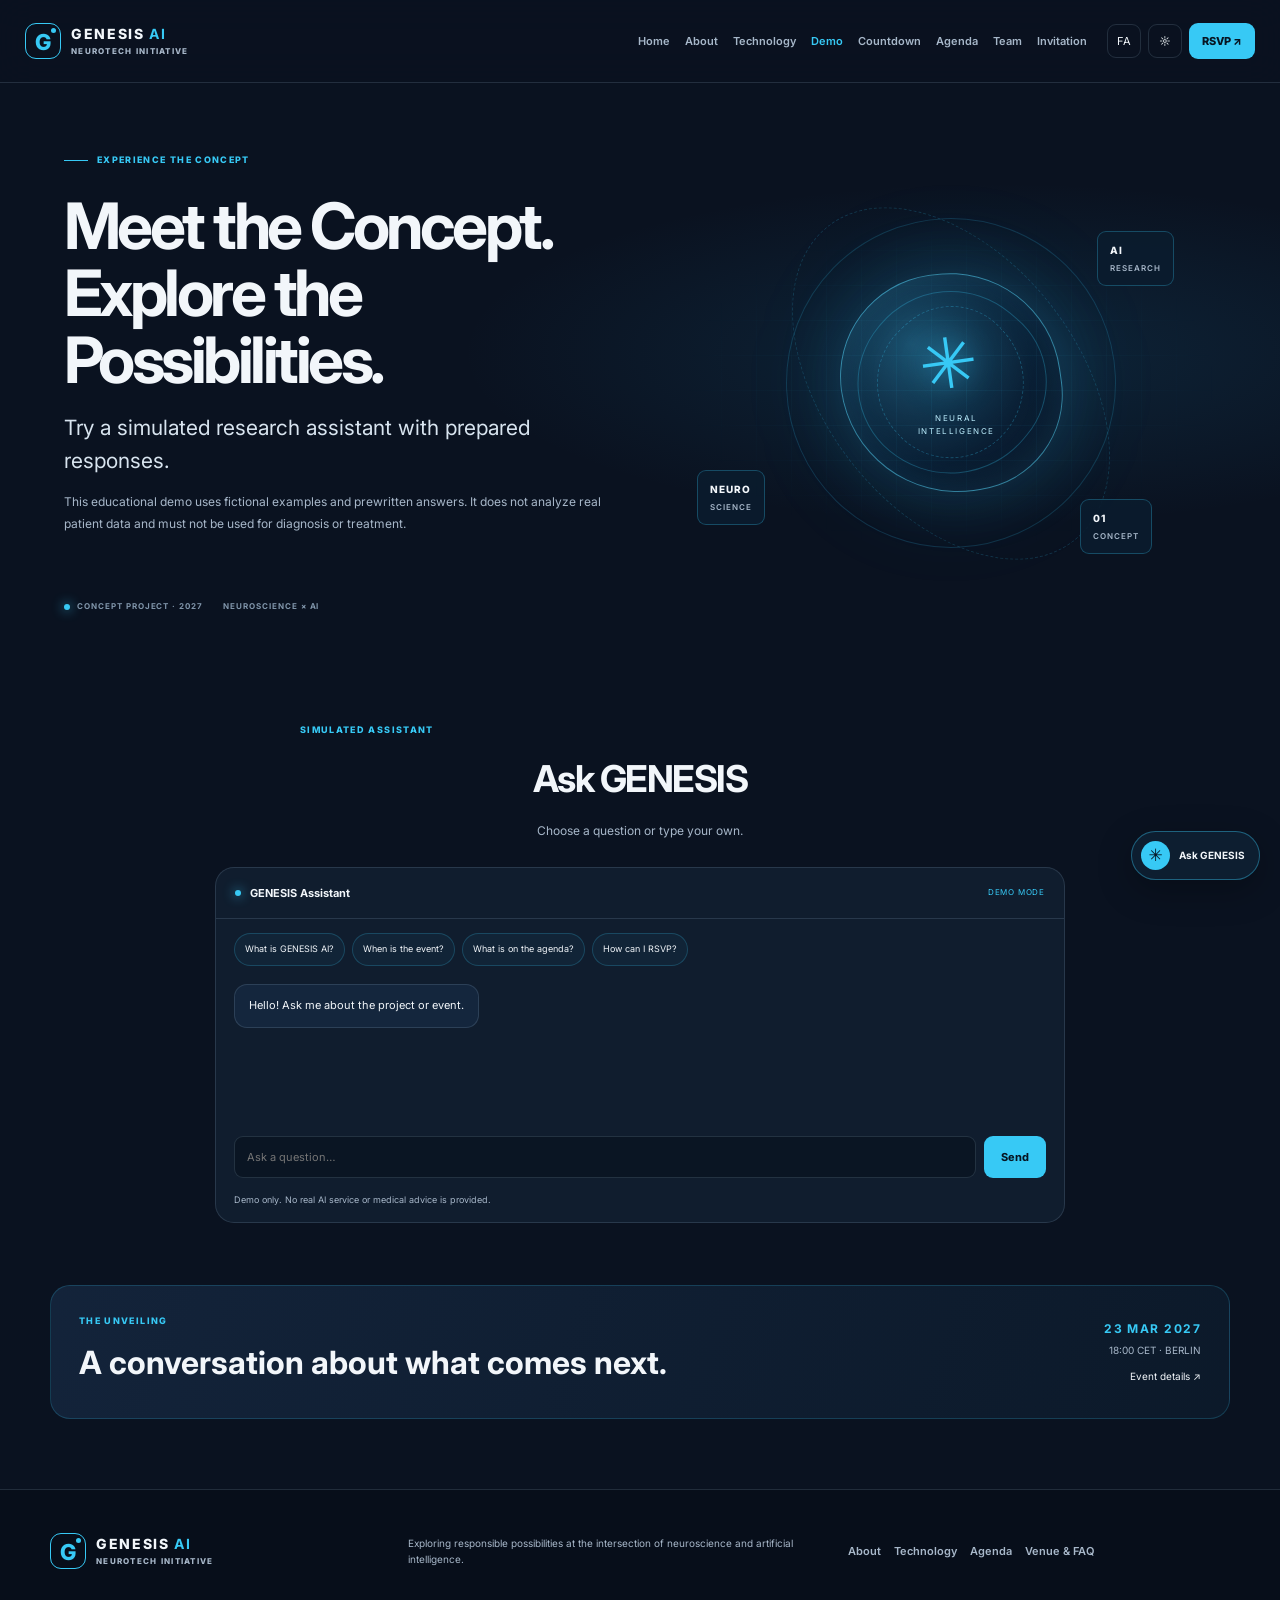
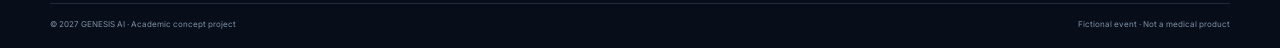
<file: demo.html>
<!doctype html>
<html lang="en" dir="ltr"><head><meta charset="utf-8"><meta name="viewport" content="width=device-width,initial-scale=1"><meta name="theme-color" content="#0a1220"><meta name="description" content="Try a simulated research assistant with prepared responses."><title>Interactive Demo | GENESIS AI</title><link rel="preconnect" href="https://fonts.googleapis.com"><link href="https://fonts.googleapis.com/css2?family=Inter:wght@400;500;600;700;800&family=Vazirmatn:wght@400;500;600;700;800&display=swap" rel="stylesheet"><link rel="stylesheet" href="css/style.css"></head>
<body data-page="demo"><a class="skip-link" href="#main" data-en="Skip to content" data-fa="رفتن به محتوا">Skip to content</a>
<header class="site-header"><div class="nav-wrap"><a class="brand" href="index.html"><span class="brand-mark">G<span></span></span><span class="brand-text">GENESIS <b>AI</b><small>NEUROTECH INITIATIVE</small></span></a><button class="mobile-menu-button" id="menuToggle" aria-label="Open navigation" aria-expanded="false"><span></span><span></span><span></span></button><nav class="main-nav" id="mainNav" aria-label="Main navigation"><a href="index.html" data-page-link="index" data-en="Home" data-fa="خانه">Home</a><a href="about.html" data-page-link="about" data-en="About" data-fa="درباره">About</a><a href="technology.html" data-page-link="technology" data-en="Technology" data-fa="فناوری">Technology</a><a href="demo.html" data-page-link="demo" data-en="Demo" data-fa="دمو">Demo</a><a href="countdown.html" data-page-link="countdown" data-en="Countdown" data-fa="شمارش معکوس">Countdown</a><a href="agenda.html" data-page-link="agenda" data-en="Agenda" data-fa="برنامه">Agenda</a><a href="team.html" data-page-link="team" data-en="Team" data-fa="تیم">Team</a><a href="invitation.html" data-page-link="invitation" data-en="Invitation" data-fa="دعوت‌نامه">Invitation</a></nav><div class="nav-tools"><button class="tool-button" id="langToggle" aria-label="Change language">FA</button><button class="tool-button" id="themeToggle" aria-label="Toggle color theme"><span class="theme-icon">☼</span></button><a class="nav-cta" href="rsvp.html" data-en="RSVP ↗" data-fa="تأیید حضور ↗">RSVP ↗</a></div></div></header>
<main id="main"><section class="hero hero-demo"><div class="hero-content"><span class="eyebrow"><span class="eyebrow-line"></span><span data-en="EXPERIENCE THE CONCEPT" data-fa="تجربه ایده">EXPERIENCE THE CONCEPT</span></span><h1 data-en="Meet the Concept. Explore the Possibilities." data-fa="با ایده آشنا شوید؛ فرصت‌ها را کشف کنید">Meet the Concept. Explore the Possibilities.</h1><p class="hero-lead" data-en="Try a simulated research assistant with prepared responses." data-fa="یک دستیار پژوهشی شبیه‌سازی‌شده با پاسخ‌های آماده را امتحان کنید.">Try a simulated research assistant with prepared responses.</p><p class="hero-copy" data-en="This educational demo uses fictional examples and prewritten answers. It does not analyze real patient data and must not be used for diagnosis or treatment." data-fa="این دموی آموزشی از مثال‌های فرضی و پاسخ‌های ازپیش‌نوشته‌شده استفاده می‌کند؛ داده واقعی بیمار را تحلیل نمی‌کند و برای تشخیص یا درمان نیست.">This educational demo uses fictional examples and prewritten answers. It does not analyze real patient data and must not be used for diagnosis or treatment.</p><div class="hero-actions"></div><div class="hero-meta"><span><i></i><span data-en="CONCEPT PROJECT · 2027" data-fa="پروژه مفهومی · ۱۴۰۶">CONCEPT PROJECT · 2027</span></span><span data-en="NEUROSCIENCE × AI" data-fa="علوم اعصاب × هوش مصنوعی">NEUROSCIENCE × AI</span></div></div><div class="hero-visual" aria-hidden="true"><div class="orbit orbit-one"></div><div class="orbit orbit-two"></div><div class="brain-glow"></div><div class="brain-core"><span class="brain-symbol">✳</span><span class="brain-label">NEURAL<br>INTELLIGENCE</span></div><div class="floating-node node-a">AI<span>RESEARCH</span></div><div class="floating-node node-b">NEURO<span>SCIENCE</span></div><div class="floating-node node-c">01<span>CONCEPT</span></div><div class="visual-grid"></div></div></section><section class="section"><div class="section-heading"><span class="eyebrow">SIMULATED ASSISTANT</span><h2 data-en="Ask GENESIS" data-fa="از جنسیس بپرسید">Ask GENESIS</h2><p data-en="Choose a question or type your own." data-fa="پرسشی را انتخاب کنید یا سؤال خود را بنویسید.">Choose a question or type your own.</p></div><div class="chat-demo"><div class="chat-top"><span class="status-dot"></span><strong>GENESIS Assistant</strong><span class="demo-label">DEMO MODE</span></div><div class="suggestions"><button class="chip suggestion" data-question="What is GENESIS AI?" data-fa-question="GENESIS AI چیست؟">What is GENESIS AI?</button><button class="chip suggestion" data-question="When is the event?" data-fa-question="رویداد چه زمانی است؟">When is the event?</button><button class="chip suggestion" data-question="What is on the agenda?" data-fa-question="برنامه مراسم چیست؟">What is on the agenda?</button><button class="chip suggestion" data-question="How can I RSVP?" data-fa-question="چطور حضورم را تأیید کنم؟">How can I RSVP?</button></div><div class="chat-messages" id="chatMessages" aria-live="polite"><div class="message assistant-message" data-en="Hello! Ask me about the project or event." data-fa="سلام! درباره پروژه یا رویداد بپرسید.">Hello! Ask me about the project or event.</div></div><form id="chatForm" class="chat-form"><input id="chatInput" placeholder="Ask a question…" data-en-placeholder="Ask a question…" data-fa-placeholder="سؤال خود را بنویسید…" required aria-label="Your question"><button class="button button-primary" type="submit" data-en="Send" data-fa="ارسال">Send</button></form><p class="fine-print" data-en="Demo only. No real AI service or medical advice is provided." data-fa="صرفاً نمایشی است؛ به هوش مصنوعی واقعی متصل نیست و توصیه پزشکی ارائه نمی‌دهد.">Demo only. No real AI service or medical advice is provided.</p></div></section><section class="event-strip"><div><span class="eyebrow" data-en="THE UNVEILING" data-fa="مراسم معرفی">THE UNVEILING</span><h2 data-en="A conversation about what comes next." data-fa="گفت‌وگویی درباره آنچه در پیش است.">A conversation about what comes next.</h2></div><div class="event-strip-meta"><strong>23 MAR 2027</strong><span>18:00 CET · BERLIN</span><a href="countdown.html" data-en="Event details ↗" data-fa="جزئیات رویداد ↗">Event details ↗</a></div></section></main>
<footer class="site-footer"><div class="footer-main"><a class="brand" href="index.html"><span class="brand-mark">G<span></span></span><span class="brand-text">GENESIS <b>AI</b><small>NEUROTECH INITIATIVE</small></span></a><p data-en="Exploring responsible possibilities at the intersection of neuroscience and artificial intelligence." data-fa="بررسی ظرفیت‌های مسئولانه در نقطه تلاقی علوم اعصاب و هوش مصنوعی.">Exploring responsible possibilities at the intersection of neuroscience and artificial intelligence.</p><div class="footer-links"><a href="about.html" data-en="About" data-fa="درباره">About</a><a href="technology.html" data-en="Technology" data-fa="فناوری">Technology</a><a href="agenda.html" data-en="Agenda" data-fa="برنامه">Agenda</a><a href="venue.html" data-en="Venue & FAQ" data-fa="مکان و سؤالات">Venue & FAQ</a></div></div><div class="footer-bottom"><span>© 2027 GENESIS AI · Academic concept project</span><span data-en="Fictional event · Not a medical product" data-fa="رویداد فرضی · فاقد محصول پزشکی واقعی">Fictional event · Not a medical product</span></div></footer>
<button class="assistant-fab" id="assistantFab" aria-label="Open GENESIS assistant"><span>✳</span><b data-en="Ask GENESIS" data-fa="از جنسیس بپرس">Ask GENESIS</b></button><aside class="assistant-panel" id="assistantPanel" aria-label="GENESIS demo assistant" hidden><div class="assistant-panel-head"><div><span class="status-dot"></span><strong>GENESIS Assistant</strong><small data-en="Prepared-response demo" data-fa="دموی پاسخ‌های آماده">Prepared-response demo</small></div><button id="assistantClose" class="icon-button" aria-label="Close assistant">×</button></div><div class="assistant-quick"><button class="chip quick-question" data-question="What is GENESIS AI?" data-fa-question="GENESIS AI چیست؟">What is GENESIS AI?</button><button class="chip quick-question" data-question="When is the event?" data-fa-question="رویداد چه زمانی است؟">When is the event?</button><button class="chip quick-question" data-question="How do I RSVP?" data-fa-question="چطور حضورم را تأیید کنم؟">How do I RSVP?</button></div><div class="assistant-panel-messages" id="assistantPanelMessages"><div class="message assistant-message" data-en="Hello! I can answer prepared questions about the project and event." data-fa="سلام! می‌توانم به پرسش‌های آماده درباره پروژه و رویداد پاسخ دهم.">Hello! I can answer prepared questions about the project and event.</div></div><form id="assistantPanelForm" class="assistant-panel-form"><input id="assistantPanelInput" placeholder="Ask about the event…" data-en-placeholder="Ask about the event…" data-fa-placeholder="درباره رویداد بپرسید…" required><button type="submit" aria-label="Send message">↑</button></form><p class="assistant-disclaimer" data-en="Simulated assistant · Not medical advice" data-fa="دستیار شبیه‌سازی‌شده · فاقد توصیه پزشکی">Simulated assistant · Not medical advice</p></aside>
<script src="js/app.js"></script><script src="js/countdown.js"></script><script src="js/assistant.js"></script><script src="js/rsvp.js"></script></body></html>
</file>
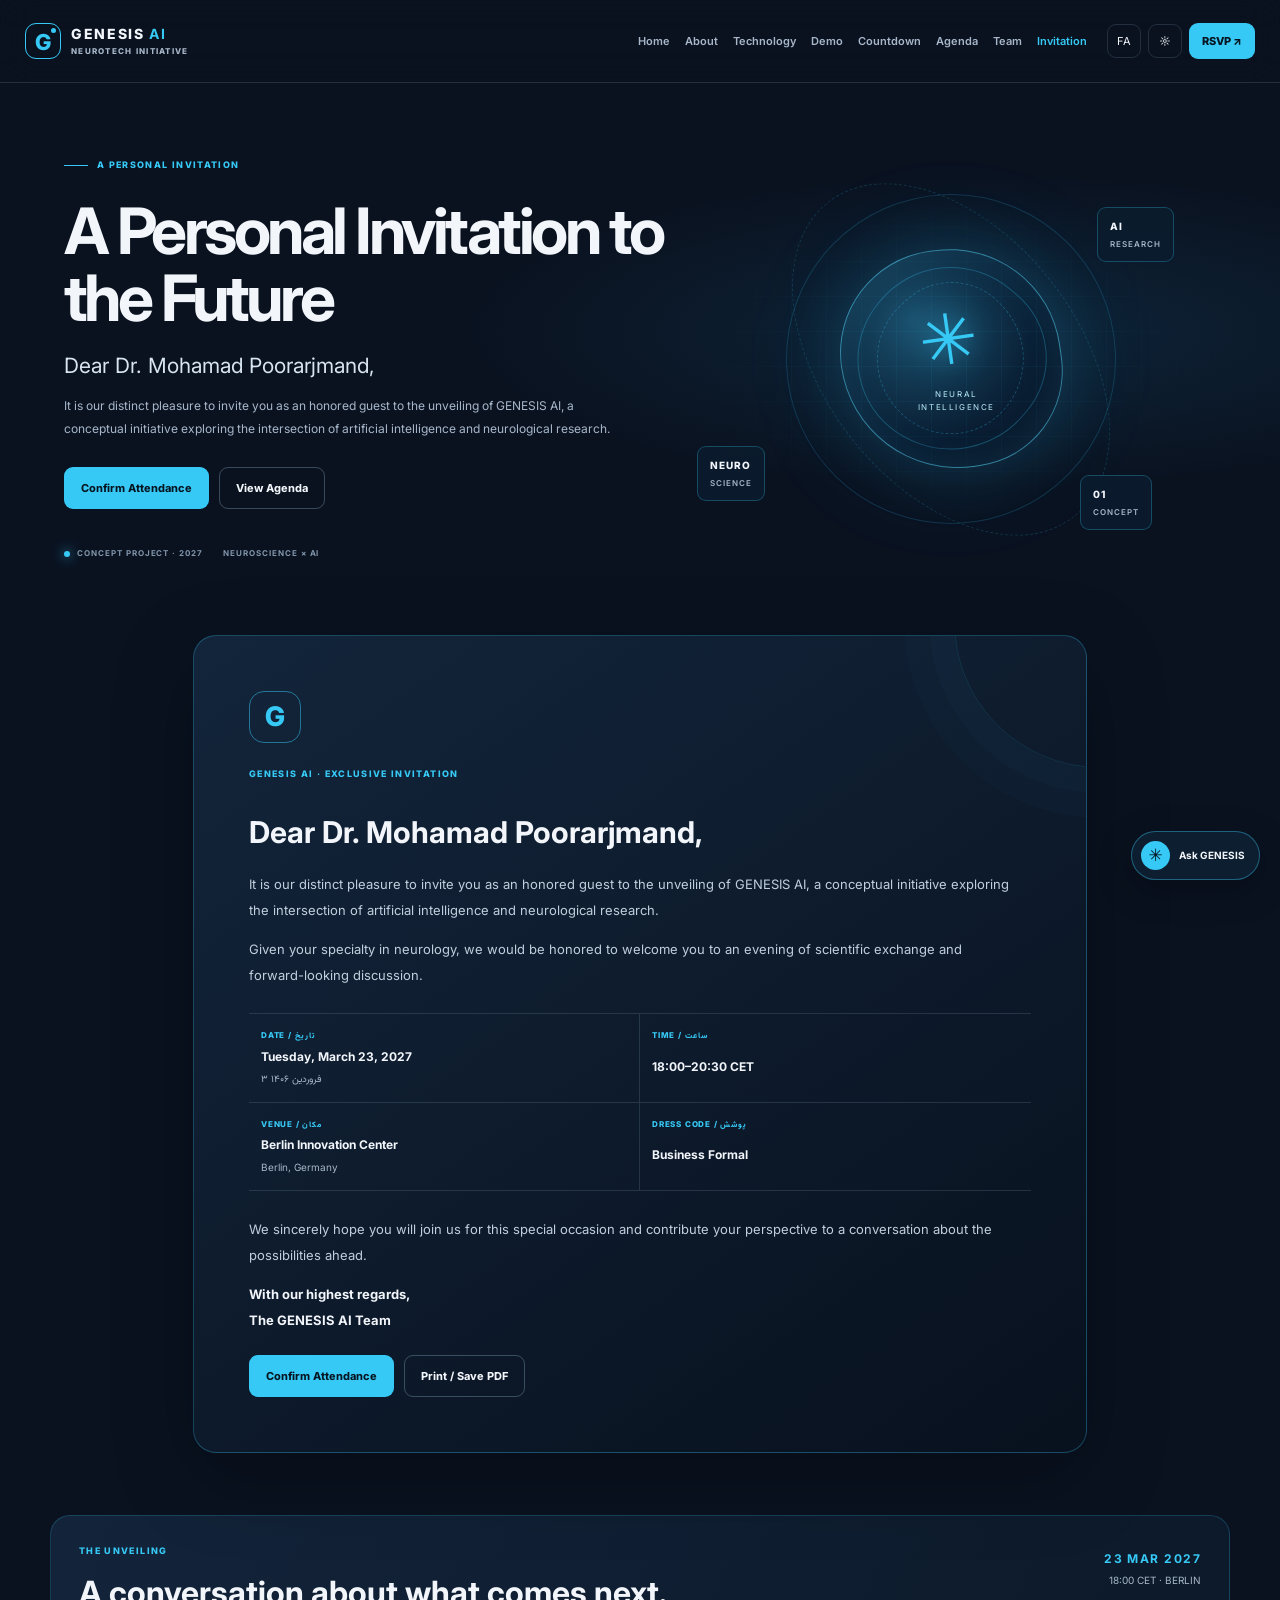
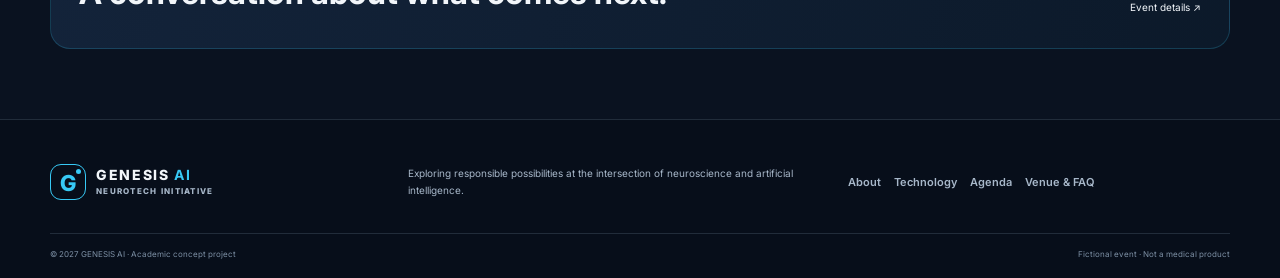
<file: invitation.html>
<!doctype html>
<html lang="en" dir="ltr"><head><meta charset="utf-8"><meta name="viewport" content="width=device-width,initial-scale=1"><meta name="theme-color" content="#0a1220"><meta name="description" content="Dear Dr. Mohamad Poorarjmand,"><title>Exclusive Invitation | GENESIS AI</title><link rel="preconnect" href="https://fonts.googleapis.com"><link href="https://fonts.googleapis.com/css2?family=Inter:wght@400;500;600;700;800&family=Vazirmatn:wght@400;500;600;700;800&display=swap" rel="stylesheet"><link rel="stylesheet" href="css/style.css"></head>
<body data-page="invitation"><a class="skip-link" href="#main" data-en="Skip to content" data-fa="رفتن به محتوا">Skip to content</a>
<header class="site-header"><div class="nav-wrap"><a class="brand" href="index.html"><span class="brand-mark">G<span></span></span><span class="brand-text">GENESIS <b>AI</b><small>NEUROTECH INITIATIVE</small></span></a><button class="mobile-menu-button" id="menuToggle" aria-label="Open navigation" aria-expanded="false"><span></span><span></span><span></span></button><nav class="main-nav" id="mainNav" aria-label="Main navigation"><a href="index.html" data-page-link="index" data-en="Home" data-fa="خانه">Home</a><a href="about.html" data-page-link="about" data-en="About" data-fa="درباره">About</a><a href="technology.html" data-page-link="technology" data-en="Technology" data-fa="فناوری">Technology</a><a href="demo.html" data-page-link="demo" data-en="Demo" data-fa="دمو">Demo</a><a href="countdown.html" data-page-link="countdown" data-en="Countdown" data-fa="شمارش معکوس">Countdown</a><a href="agenda.html" data-page-link="agenda" data-en="Agenda" data-fa="برنامه">Agenda</a><a href="team.html" data-page-link="team" data-en="Team" data-fa="تیم">Team</a><a href="invitation.html" data-page-link="invitation" data-en="Invitation" data-fa="دعوت‌نامه">Invitation</a></nav><div class="nav-tools"><button class="tool-button" id="langToggle" aria-label="Change language">FA</button><button class="tool-button" id="themeToggle" aria-label="Toggle color theme"><span class="theme-icon">☼</span></button><a class="nav-cta" href="rsvp.html" data-en="RSVP ↗" data-fa="تأیید حضور ↗">RSVP ↗</a></div></div></header>
<main id="main"><section class="hero hero-invitation"><div class="hero-content"><span class="eyebrow"><span class="eyebrow-line"></span><span data-en="A PERSONAL INVITATION" data-fa="دعوت‌نامه اختصاصی">A PERSONAL INVITATION</span></span><h1 data-en="A Personal Invitation to the Future" data-fa="دعوتی ویژه به سوی آینده">A Personal Invitation to the Future</h1><p class="hero-lead" data-en="Dear Dr. Mohamad Poorarjmand," data-fa="جناب آقای دکتر محمد پورارجمند،">Dear Dr. Mohamad Poorarjmand,</p><p class="hero-copy" data-en="It is our distinct pleasure to invite you as an honored guest to the unveiling of GENESIS AI, a conceptual initiative exploring the intersection of artificial intelligence and neurological research." data-fa="با کمال احترام از شما دعوت می‌کنیم تا به‌عنوان مهمان ویژه در مراسم معرفی GENESIS AI حضور داشته باشید؛ پروژه‌ای مفهومی که ارتباط هوش مصنوعی و پژوهش‌های عصب‌شناختی را بررسی می‌کند.">It is our distinct pleasure to invite you as an honored guest to the unveiling of GENESIS AI, a conceptual initiative exploring the intersection of artificial intelligence and neurological research.</p><div class="hero-actions"><a class="button button-primary" href="rsvp.html" data-en="Confirm Attendance" data-fa="تأیید حضور">Confirm Attendance</a><a class="button button-outline" href="agenda.html" data-en="View Agenda" data-fa="مشاهده برنامه">View Agenda</a></div><div class="hero-meta"><span><i></i><span data-en="CONCEPT PROJECT · 2027" data-fa="پروژه مفهومی · ۱۴۰۶">CONCEPT PROJECT · 2027</span></span><span data-en="NEUROSCIENCE × AI" data-fa="علوم اعصاب × هوش مصنوعی">NEUROSCIENCE × AI</span></div></div><div class="hero-visual" aria-hidden="true"><div class="orbit orbit-one"></div><div class="orbit orbit-two"></div><div class="brain-glow"></div><div class="brain-core"><span class="brain-symbol">✳</span><span class="brain-label">NEURAL<br>INTELLIGENCE</span></div><div class="floating-node node-a">AI<span>RESEARCH</span></div><div class="floating-node node-b">NEURO<span>SCIENCE</span></div><div class="floating-node node-c">01<span>CONCEPT</span></div><div class="visual-grid"></div></div></section><section class="section invitation-wrap"><article class="invitation-card"><div class="invitation-emblem">G</div><span class="eyebrow">GENESIS AI · EXCLUSIVE INVITATION</span><h2 data-en="Dear Dr. Mohamad Poorarjmand," data-fa="جناب آقای دکتر محمد پورارجمند،">Dear Dr. Mohamad Poorarjmand,</h2><p data-en="It is our distinct pleasure to invite you as an honored guest to the unveiling of GENESIS AI, a conceptual initiative exploring the intersection of artificial intelligence and neurological research." data-fa="با کمال احترام از شما دعوت می‌کنیم تا به‌عنوان مهمان ویژه در مراسم معرفی GENESIS AI حضور داشته باشید؛ پروژه‌ای مفهومی برای بررسی ارتباط هوش مصنوعی و پژوهش‌های عصب‌شناختی.">It is our distinct pleasure to invite you as an honored guest to the unveiling of GENESIS AI, a conceptual initiative exploring the intersection of artificial intelligence and neurological research.</p><p data-en="Given your specialty in neurology, we would be honored to welcome you to an evening of scientific exchange and forward-looking discussion." data-fa="با توجه به تخصص شما در حوزه مغز و اعصاب، حضور شما در این رویداد و مشارکت در گفت‌وگوهای علمی برای ما ارزشمند خواهد بود.">Given your specialty in neurology, we would be honored to welcome you to an evening of scientific exchange and forward-looking discussion.</p><div class="invitation-details"><div><span>DATE / تاریخ</span><strong>Tuesday, March 23, 2027</strong><small>۳ فروردین ۱۴۰۶</small></div><div><span>TIME / ساعت</span><strong>18:00–20:30 CET</strong></div><div><span>VENUE / مکان</span><strong>Berlin Innovation Center</strong><small>Berlin, Germany</small></div><div><span>DRESS CODE / پوشش</span><strong data-en="Business Formal" data-fa="رسمی اداری">Business Formal</strong></div></div><p data-en="We sincerely hope you will join us for this special occasion and contribute your perspective to a conversation about the possibilities ahead." data-fa="امیدواریم در این مناسبت ویژه همراه ما باشید و دیدگاه تخصصی خود را به گفت‌وگو درباره فرصت‌های پیش رو بیفزایید.">We sincerely hope you will join us for this special occasion and contribute your perspective to a conversation about the possibilities ahead.</p><p class="signature" data-en="With our highest regards,<br>The GENESIS AI Team" data-fa="با عالی‌ترین احترامات،<br>تیم GENESIS AI">With our highest regards,<br>The GENESIS AI Team</p><div class="invitation-actions"><a class="button button-primary" href="rsvp.html" data-en="Confirm Attendance" data-fa="تأیید حضور">Confirm Attendance</a><button class="button button-quiet" onclick="window.print()" data-en="Print / Save PDF" data-fa="چاپ / ذخیره PDF">Print / Save PDF</button></div></article></section><section class="event-strip"><div><span class="eyebrow" data-en="THE UNVEILING" data-fa="مراسم معرفی">THE UNVEILING</span><h2 data-en="A conversation about what comes next." data-fa="گفت‌وگویی درباره آنچه در پیش است.">A conversation about what comes next.</h2></div><div class="event-strip-meta"><strong>23 MAR 2027</strong><span>18:00 CET · BERLIN</span><a href="countdown.html" data-en="Event details ↗" data-fa="جزئیات رویداد ↗">Event details ↗</a></div></section></main>
<footer class="site-footer"><div class="footer-main"><a class="brand" href="index.html"><span class="brand-mark">G<span></span></span><span class="brand-text">GENESIS <b>AI</b><small>NEUROTECH INITIATIVE</small></span></a><p data-en="Exploring responsible possibilities at the intersection of neuroscience and artificial intelligence." data-fa="بررسی ظرفیت‌های مسئولانه در نقطه تلاقی علوم اعصاب و هوش مصنوعی.">Exploring responsible possibilities at the intersection of neuroscience and artificial intelligence.</p><div class="footer-links"><a href="about.html" data-en="About" data-fa="درباره">About</a><a href="technology.html" data-en="Technology" data-fa="فناوری">Technology</a><a href="agenda.html" data-en="Agenda" data-fa="برنامه">Agenda</a><a href="venue.html" data-en="Venue & FAQ" data-fa="مکان و سؤالات">Venue & FAQ</a></div></div><div class="footer-bottom"><span>© 2027 GENESIS AI · Academic concept project</span><span data-en="Fictional event · Not a medical product" data-fa="رویداد فرضی · فاقد محصول پزشکی واقعی">Fictional event · Not a medical product</span></div></footer>
<button class="assistant-fab" id="assistantFab" aria-label="Open GENESIS assistant"><span>✳</span><b data-en="Ask GENESIS" data-fa="از جنسیس بپرس">Ask GENESIS</b></button><aside class="assistant-panel" id="assistantPanel" aria-label="GENESIS demo assistant" hidden><div class="assistant-panel-head"><div><span class="status-dot"></span><strong>GENESIS Assistant</strong><small data-en="Prepared-response demo" data-fa="دموی پاسخ‌های آماده">Prepared-response demo</small></div><button id="assistantClose" class="icon-button" aria-label="Close assistant">×</button></div><div class="assistant-quick"><button class="chip quick-question" data-question="What is GENESIS AI?" data-fa-question="GENESIS AI چیست؟">What is GENESIS AI?</button><button class="chip quick-question" data-question="When is the event?" data-fa-question="رویداد چه زمانی است؟">When is the event?</button><button class="chip quick-question" data-question="How do I RSVP?" data-fa-question="چطور حضورم را تأیید کنم؟">How do I RSVP?</button></div><div class="assistant-panel-messages" id="assistantPanelMessages"><div class="message assistant-message" data-en="Hello! I can answer prepared questions about the project and event." data-fa="سلام! می‌توانم به پرسش‌های آماده درباره پروژه و رویداد پاسخ دهم.">Hello! I can answer prepared questions about the project and event.</div></div><form id="assistantPanelForm" class="assistant-panel-form"><input id="assistantPanelInput" placeholder="Ask about the event…" data-en-placeholder="Ask about the event…" data-fa-placeholder="درباره رویداد بپرسید…" required><button type="submit" aria-label="Send message">↑</button></form><p class="assistant-disclaimer" data-en="Simulated assistant · Not medical advice" data-fa="دستیار شبیه‌سازی‌شده · فاقد توصیه پزشکی">Simulated assistant · Not medical advice</p></aside>
<script src="js/app.js"></script><script src="js/countdown.js"></script><script src="js/assistant.js"></script><script src="js/rsvp.js"></script></body></html>
</file>
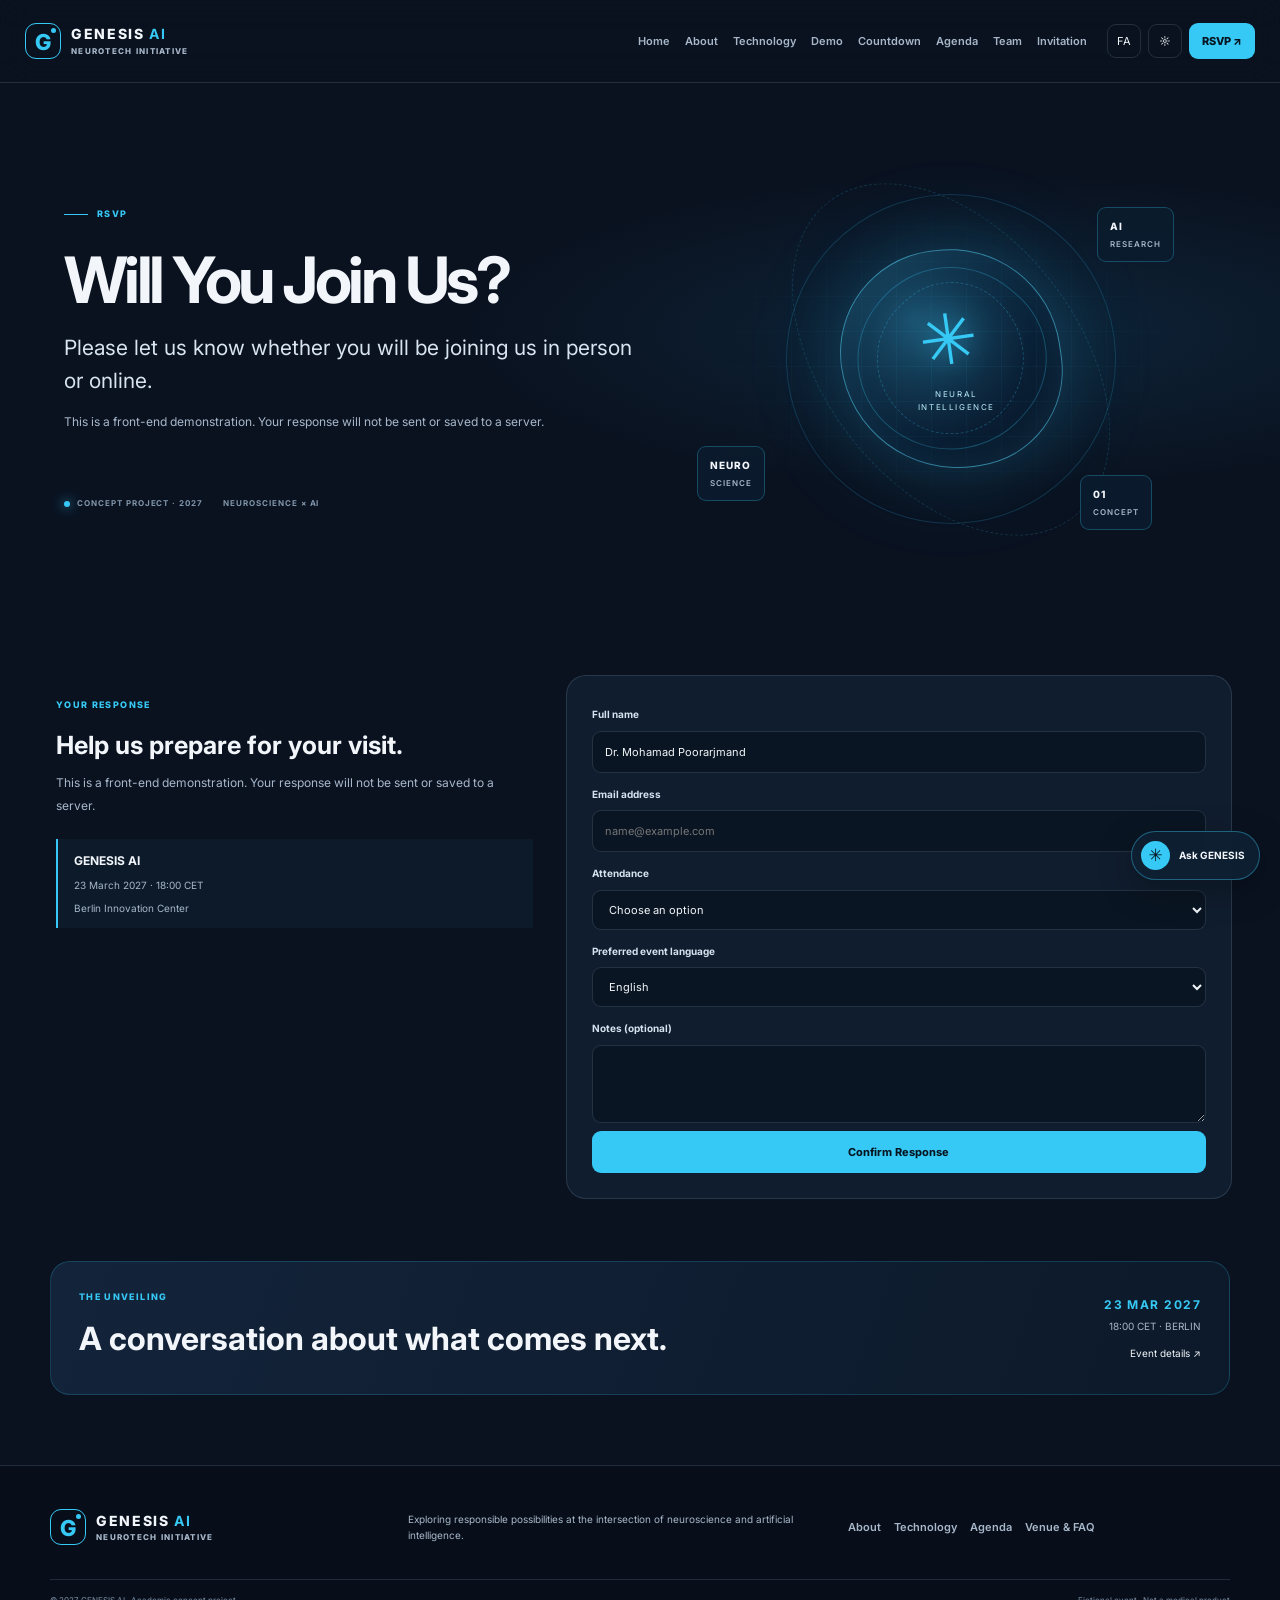
<file: rsvp.html>
<!doctype html>
<html lang="en" dir="ltr"><head><meta charset="utf-8"><meta name="viewport" content="width=device-width,initial-scale=1"><meta name="theme-color" content="#0a1220"><meta name="description" content="Please let us know whether you will be joining us in person or online."><title>Confirm Your Attendance | GENESIS AI</title><link rel="preconnect" href="https://fonts.googleapis.com"><link href="https://fonts.googleapis.com/css2?family=Inter:wght@400;500;600;700;800&family=Vazirmatn:wght@400;500;600;700;800&display=swap" rel="stylesheet"><link rel="stylesheet" href="css/style.css"></head>
<body data-page="rsvp"><a class="skip-link" href="#main" data-en="Skip to content" data-fa="رفتن به محتوا">Skip to content</a>
<header class="site-header"><div class="nav-wrap"><a class="brand" href="index.html"><span class="brand-mark">G<span></span></span><span class="brand-text">GENESIS <b>AI</b><small>NEUROTECH INITIATIVE</small></span></a><button class="mobile-menu-button" id="menuToggle" aria-label="Open navigation" aria-expanded="false"><span></span><span></span><span></span></button><nav class="main-nav" id="mainNav" aria-label="Main navigation"><a href="index.html" data-page-link="index" data-en="Home" data-fa="خانه">Home</a><a href="about.html" data-page-link="about" data-en="About" data-fa="درباره">About</a><a href="technology.html" data-page-link="technology" data-en="Technology" data-fa="فناوری">Technology</a><a href="demo.html" data-page-link="demo" data-en="Demo" data-fa="دمو">Demo</a><a href="countdown.html" data-page-link="countdown" data-en="Countdown" data-fa="شمارش معکوس">Countdown</a><a href="agenda.html" data-page-link="agenda" data-en="Agenda" data-fa="برنامه">Agenda</a><a href="team.html" data-page-link="team" data-en="Team" data-fa="تیم">Team</a><a href="invitation.html" data-page-link="invitation" data-en="Invitation" data-fa="دعوت‌نامه">Invitation</a></nav><div class="nav-tools"><button class="tool-button" id="langToggle" aria-label="Change language">FA</button><button class="tool-button" id="themeToggle" aria-label="Toggle color theme"><span class="theme-icon">☼</span></button><a class="nav-cta" href="rsvp.html" data-en="RSVP ↗" data-fa="تأیید حضور ↗">RSVP ↗</a></div></div></header>
<main id="main"><section class="hero hero-rsvp"><div class="hero-content"><span class="eyebrow"><span class="eyebrow-line"></span><span data-en="RSVP" data-fa="تأیید حضور">RSVP</span></span><h1 data-en="Will You Join Us?" data-fa="آیا در مراسم همراه ما خواهید بود؟">Will You Join Us?</h1><p class="hero-lead" data-en="Please let us know whether you will be joining us in person or online." data-fa="لطفاً مشخص کنید به‌صورت حضوری یا آنلاین همراه ما خواهید بود.">Please let us know whether you will be joining us in person or online.</p><p class="hero-copy" data-en="This is a front-end demonstration. Your response will not be sent or saved to a server." data-fa="این فرم نمایشی است؛ پاسخ شما به سرور ارسال یا در آن ذخیره نمی‌شود.">This is a front-end demonstration. Your response will not be sent or saved to a server.</p><div class="hero-actions"></div><div class="hero-meta"><span><i></i><span data-en="CONCEPT PROJECT · 2027" data-fa="پروژه مفهومی · ۱۴۰۶">CONCEPT PROJECT · 2027</span></span><span data-en="NEUROSCIENCE × AI" data-fa="علوم اعصاب × هوش مصنوعی">NEUROSCIENCE × AI</span></div></div><div class="hero-visual" aria-hidden="true"><div class="orbit orbit-one"></div><div class="orbit orbit-two"></div><div class="brain-glow"></div><div class="brain-core"><span class="brain-symbol">✳</span><span class="brain-label">NEURAL<br>INTELLIGENCE</span></div><div class="floating-node node-a">AI<span>RESEARCH</span></div><div class="floating-node node-b">NEURO<span>SCIENCE</span></div><div class="floating-node node-c">01<span>CONCEPT</span></div><div class="visual-grid"></div></div></section><section class="section rsvp-layout"><div class="rsvp-note"><span class="eyebrow">YOUR RESPONSE</span><h2 data-en="Help us prepare for your visit." data-fa="برای میزبانی بهتر به ما کمک کنید.">Help us prepare for your visit.</h2><p data-en="This is a front-end demonstration. Your response will not be sent or saved to a server." data-fa="این فرم نمایشی است و پاسخ شما به سرور ارسال یا در آن ذخیره نمی‌شود.">This is a front-end demonstration. Your response will not be sent or saved to a server.</p><div class="mini-event"><strong>GENESIS AI</strong><span>23 March 2027 · 18:00 CET</span><span>Berlin Innovation Center</span></div></div><form class="rsvp-form" id="rsvpForm"><label for="fullName" data-en="Full name" data-fa="نام و نام خانوادگی">Full name</label><input id="fullName" name="fullName" required value="Dr. Mohamad Poorarjmand"><label for="email" data-en="Email address" data-fa="آدرس ایمیل">Email address</label><input id="email" name="email" type="email" placeholder="name@example.com" required><label for="attendance" data-en="Attendance" data-fa="وضعیت حضور">Attendance</label><select id="attendance" name="attendance" required><option value="" data-en="Choose an option" data-fa="یک گزینه انتخاب کنید">Choose an option</option><option value="in-person" data-en="In person" data-fa="حضوری">In person</option><option value="online" data-en="Online" data-fa="آنلاین">Online</option><option value="decline" data-en="Unable to attend" data-fa="امکان حضور ندارم">Unable to attend</option></select><label for="language" data-en="Preferred event language" data-fa="زبان ترجیحی مراسم">Preferred event language</label><select id="language" name="language"><option value="English">English</option><option value="Persian">فارسی</option></select><label for="notes" data-en="Notes (optional)" data-fa="توضیحات (اختیاری)">Notes (optional)</label><textarea id="notes" name="notes" rows="3"></textarea><button class="button button-primary button-wide" type="submit" data-en="Confirm Response" data-fa="ثبت پاسخ">Confirm Response</button><div id="rsvpResult" class="form-result" role="status" hidden></div></form></section><section class="event-strip"><div><span class="eyebrow" data-en="THE UNVEILING" data-fa="مراسم معرفی">THE UNVEILING</span><h2 data-en="A conversation about what comes next." data-fa="گفت‌وگویی درباره آنچه در پیش است.">A conversation about what comes next.</h2></div><div class="event-strip-meta"><strong>23 MAR 2027</strong><span>18:00 CET · BERLIN</span><a href="countdown.html" data-en="Event details ↗" data-fa="جزئیات رویداد ↗">Event details ↗</a></div></section></main>
<footer class="site-footer"><div class="footer-main"><a class="brand" href="index.html"><span class="brand-mark">G<span></span></span><span class="brand-text">GENESIS <b>AI</b><small>NEUROTECH INITIATIVE</small></span></a><p data-en="Exploring responsible possibilities at the intersection of neuroscience and artificial intelligence." data-fa="بررسی ظرفیت‌های مسئولانه در نقطه تلاقی علوم اعصاب و هوش مصنوعی.">Exploring responsible possibilities at the intersection of neuroscience and artificial intelligence.</p><div class="footer-links"><a href="about.html" data-en="About" data-fa="درباره">About</a><a href="technology.html" data-en="Technology" data-fa="فناوری">Technology</a><a href="agenda.html" data-en="Agenda" data-fa="برنامه">Agenda</a><a href="venue.html" data-en="Venue & FAQ" data-fa="مکان و سؤالات">Venue & FAQ</a></div></div><div class="footer-bottom"><span>© 2027 GENESIS AI · Academic concept project</span><span data-en="Fictional event · Not a medical product" data-fa="رویداد فرضی · فاقد محصول پزشکی واقعی">Fictional event · Not a medical product</span></div></footer>
<button class="assistant-fab" id="assistantFab" aria-label="Open GENESIS assistant"><span>✳</span><b data-en="Ask GENESIS" data-fa="از جنسیس بپرس">Ask GENESIS</b></button><aside class="assistant-panel" id="assistantPanel" aria-label="GENESIS demo assistant" hidden><div class="assistant-panel-head"><div><span class="status-dot"></span><strong>GENESIS Assistant</strong><small data-en="Prepared-response demo" data-fa="دموی پاسخ‌های آماده">Prepared-response demo</small></div><button id="assistantClose" class="icon-button" aria-label="Close assistant">×</button></div><div class="assistant-quick"><button class="chip quick-question" data-question="What is GENESIS AI?" data-fa-question="GENESIS AI چیست؟">What is GENESIS AI?</button><button class="chip quick-question" data-question="When is the event?" data-fa-question="رویداد چه زمانی است؟">When is the event?</button><button class="chip quick-question" data-question="How do I RSVP?" data-fa-question="چطور حضورم را تأیید کنم؟">How do I RSVP?</button></div><div class="assistant-panel-messages" id="assistantPanelMessages"><div class="message assistant-message" data-en="Hello! I can answer prepared questions about the project and event." data-fa="سلام! می‌توانم به پرسش‌های آماده درباره پروژه و رویداد پاسخ دهم.">Hello! I can answer prepared questions about the project and event.</div></div><form id="assistantPanelForm" class="assistant-panel-form"><input id="assistantPanelInput" placeholder="Ask about the event…" data-en-placeholder="Ask about the event…" data-fa-placeholder="درباره رویداد بپرسید…" required><button type="submit" aria-label="Send message">↑</button></form><p class="assistant-disclaimer" data-en="Simulated assistant · Not medical advice" data-fa="دستیار شبیه‌سازی‌شده · فاقد توصیه پزشکی">Simulated assistant · Not medical advice</p></aside>
<script src="js/app.js"></script><script src="js/countdown.js"></script><script src="js/assistant.js"></script><script src="js/rsvp.js"></script></body></html>
</file>
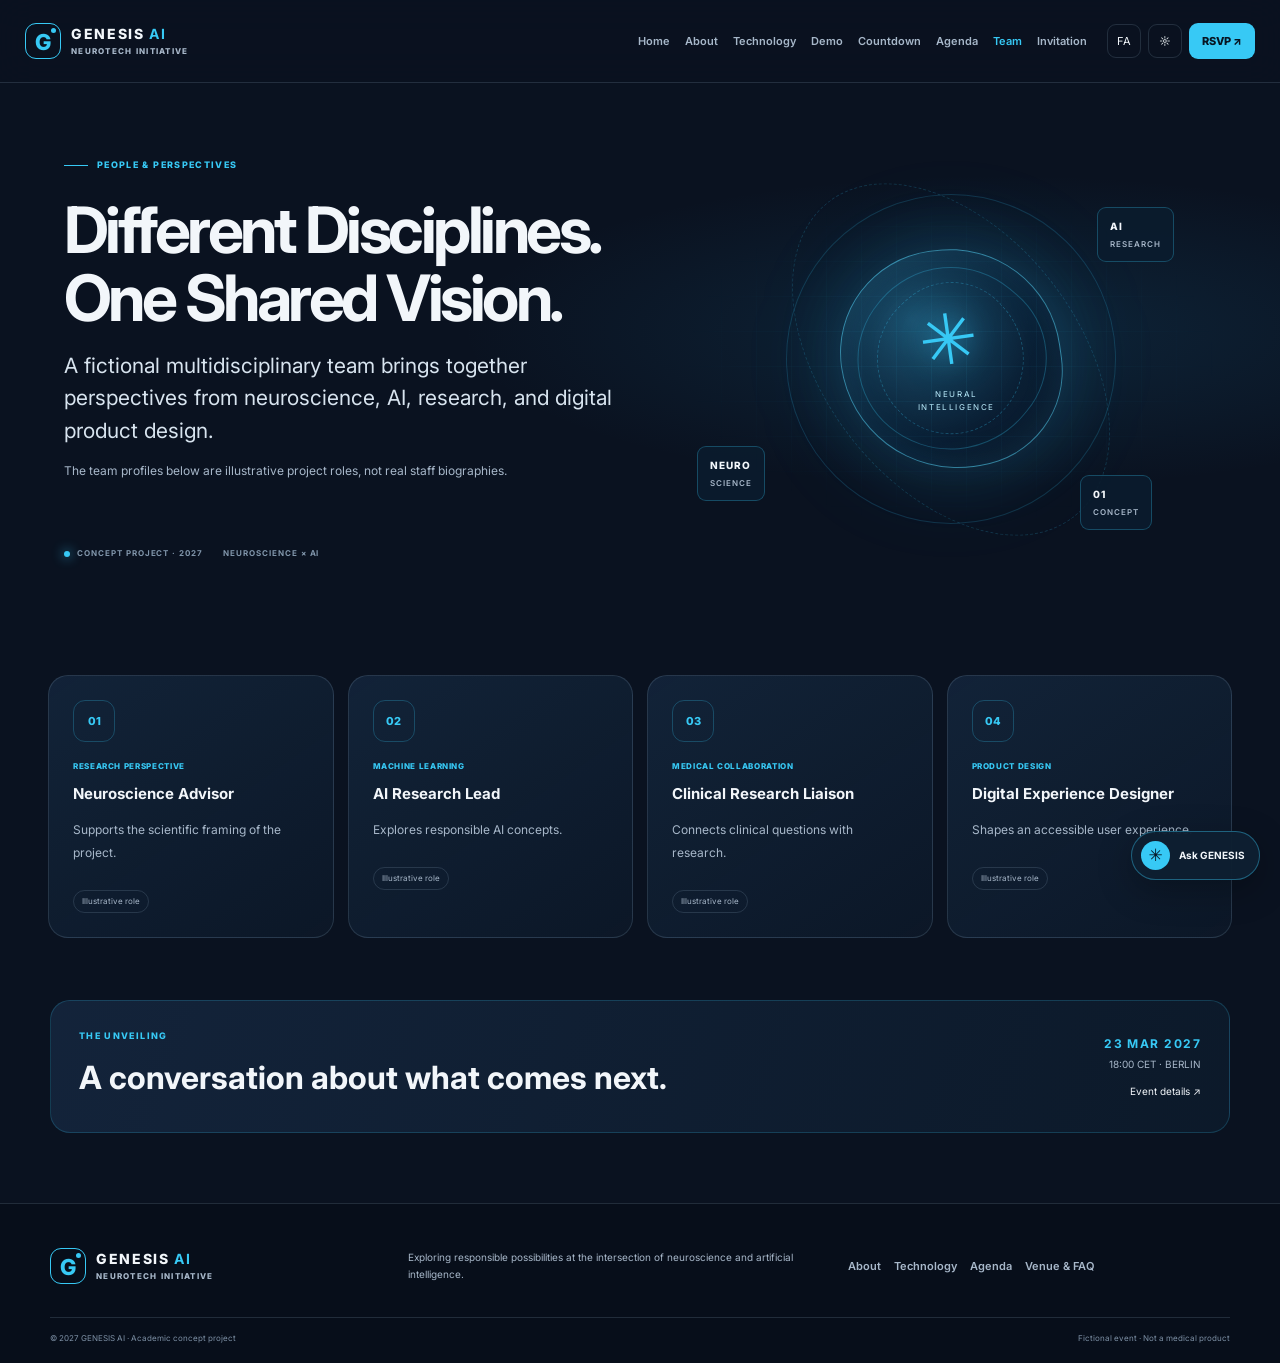
<file: team.html>
<!doctype html>
<html lang="en" dir="ltr"><head><meta charset="utf-8"><meta name="viewport" content="width=device-width,initial-scale=1"><meta name="theme-color" content="#0a1220"><meta name="description" content="A fictional multidisciplinary team brings together perspectives from neuroscience, AI, research, and digital product design."><title>Research Team | GENESIS AI</title><link rel="preconnect" href="https://fonts.googleapis.com"><link href="https://fonts.googleapis.com/css2?family=Inter:wght@400;500;600;700;800&family=Vazirmatn:wght@400;500;600;700;800&display=swap" rel="stylesheet"><link rel="stylesheet" href="css/style.css"></head>
<body data-page="team"><a class="skip-link" href="#main" data-en="Skip to content" data-fa="رفتن به محتوا">Skip to content</a>
<header class="site-header"><div class="nav-wrap"><a class="brand" href="index.html"><span class="brand-mark">G<span></span></span><span class="brand-text">GENESIS <b>AI</b><small>NEUROTECH INITIATIVE</small></span></a><button class="mobile-menu-button" id="menuToggle" aria-label="Open navigation" aria-expanded="false"><span></span><span></span><span></span></button><nav class="main-nav" id="mainNav" aria-label="Main navigation"><a href="index.html" data-page-link="index" data-en="Home" data-fa="خانه">Home</a><a href="about.html" data-page-link="about" data-en="About" data-fa="درباره">About</a><a href="technology.html" data-page-link="technology" data-en="Technology" data-fa="فناوری">Technology</a><a href="demo.html" data-page-link="demo" data-en="Demo" data-fa="دمو">Demo</a><a href="countdown.html" data-page-link="countdown" data-en="Countdown" data-fa="شمارش معکوس">Countdown</a><a href="agenda.html" data-page-link="agenda" data-en="Agenda" data-fa="برنامه">Agenda</a><a href="team.html" data-page-link="team" data-en="Team" data-fa="تیم">Team</a><a href="invitation.html" data-page-link="invitation" data-en="Invitation" data-fa="دعوت‌نامه">Invitation</a></nav><div class="nav-tools"><button class="tool-button" id="langToggle" aria-label="Change language">FA</button><button class="tool-button" id="themeToggle" aria-label="Toggle color theme"><span class="theme-icon">☼</span></button><a class="nav-cta" href="rsvp.html" data-en="RSVP ↗" data-fa="تأیید حضور ↗">RSVP ↗</a></div></div></header>
<main id="main"><section class="hero hero-team"><div class="hero-content"><span class="eyebrow"><span class="eyebrow-line"></span><span data-en="PEOPLE & PERSPECTIVES" data-fa="افراد و دیدگاه‌ها">PEOPLE & PERSPECTIVES</span></span><h1 data-en="Different Disciplines. One Shared Vision." data-fa="تخصص‌های متفاوت، چشم‌اندازی مشترک">Different Disciplines. One Shared Vision.</h1><p class="hero-lead" data-en="A fictional multidisciplinary team brings together perspectives from neuroscience, AI, research, and digital product design." data-fa="تیمی فرضی با دیدگاه‌هایی از علوم اعصاب، هوش مصنوعی، پژوهش و طراحی محصول دیجیتال.">A fictional multidisciplinary team brings together perspectives from neuroscience, AI, research, and digital product design.</p><p class="hero-copy" data-en="The team profiles below are illustrative project roles, not real staff biographies." data-fa="معرفی‌های زیر نقش‌های فرضی پروژه هستند و زندگی‌نامه کارکنان واقعی نیستند.">The team profiles below are illustrative project roles, not real staff biographies.</p><div class="hero-actions"></div><div class="hero-meta"><span><i></i><span data-en="CONCEPT PROJECT · 2027" data-fa="پروژه مفهومی · ۱۴۰۶">CONCEPT PROJECT · 2027</span></span><span data-en="NEUROSCIENCE × AI" data-fa="علوم اعصاب × هوش مصنوعی">NEUROSCIENCE × AI</span></div></div><div class="hero-visual" aria-hidden="true"><div class="orbit orbit-one"></div><div class="orbit orbit-two"></div><div class="brain-glow"></div><div class="brain-core"><span class="brain-symbol">✳</span><span class="brain-label">NEURAL<br>INTELLIGENCE</span></div><div class="floating-node node-a">AI<span>RESEARCH</span></div><div class="floating-node node-b">NEURO<span>SCIENCE</span></div><div class="floating-node node-c">01<span>CONCEPT</span></div><div class="visual-grid"></div></div></section><section class="section team-grid"><article class="team-card"><div class="avatar">01</div><span class="eyebrow" data-en="Research perspective" data-fa="دیدگاه پژوهشی">Research perspective</span><h3 data-en="Neuroscience Advisor" data-fa="مشاور علوم اعصاب">Neuroscience Advisor</h3><p data-en="Supports the scientific framing of the project." data-fa="به چارچوب علمی پروژه کمک می‌کند.">Supports the scientific framing of the project.</p><span class="fictional-tag" data-en="Illustrative role" data-fa="نقش فرضی">Illustrative role</span></article><article class="team-card"><div class="avatar">02</div><span class="eyebrow" data-en="Machine learning" data-fa="یادگیری ماشین">Machine learning</span><h3 data-en="AI Research Lead" data-fa="مسئول پژوهش هوش مصنوعی">AI Research Lead</h3><p data-en="Explores responsible AI concepts." data-fa="مفاهیم مسئولانه هوش مصنوعی را بررسی می‌کند.">Explores responsible AI concepts.</p><span class="fictional-tag" data-en="Illustrative role" data-fa="نقش فرضی">Illustrative role</span></article><article class="team-card"><div class="avatar">03</div><span class="eyebrow" data-en="Medical collaboration" data-fa="همکاری پزشکی">Medical collaboration</span><h3 data-en="Clinical Research Liaison" data-fa="رابط پژوهش بالینی">Clinical Research Liaison</h3><p data-en="Connects clinical questions with research." data-fa="پرسش‌های بالینی را به گفت‌وگوهای پژوهشی پیوند می‌دهد.">Connects clinical questions with research.</p><span class="fictional-tag" data-en="Illustrative role" data-fa="نقش فرضی">Illustrative role</span></article><article class="team-card"><div class="avatar">04</div><span class="eyebrow" data-en="Product design" data-fa="طراحی محصول">Product design</span><h3 data-en="Digital Experience Designer" data-fa="طراح تجربه دیجیتال">Digital Experience Designer</h3><p data-en="Shapes an accessible user experience." data-fa="تجربه‌ای قابل‌دسترس برای کاربر طراحی می‌کند.">Shapes an accessible user experience.</p><span class="fictional-tag" data-en="Illustrative role" data-fa="نقش فرضی">Illustrative role</span></article></section><section class="event-strip"><div><span class="eyebrow" data-en="THE UNVEILING" data-fa="مراسم معرفی">THE UNVEILING</span><h2 data-en="A conversation about what comes next." data-fa="گفت‌وگویی درباره آنچه در پیش است.">A conversation about what comes next.</h2></div><div class="event-strip-meta"><strong>23 MAR 2027</strong><span>18:00 CET · BERLIN</span><a href="countdown.html" data-en="Event details ↗" data-fa="جزئیات رویداد ↗">Event details ↗</a></div></section></main>
<footer class="site-footer"><div class="footer-main"><a class="brand" href="index.html"><span class="brand-mark">G<span></span></span><span class="brand-text">GENESIS <b>AI</b><small>NEUROTECH INITIATIVE</small></span></a><p data-en="Exploring responsible possibilities at the intersection of neuroscience and artificial intelligence." data-fa="بررسی ظرفیت‌های مسئولانه در نقطه تلاقی علوم اعصاب و هوش مصنوعی.">Exploring responsible possibilities at the intersection of neuroscience and artificial intelligence.</p><div class="footer-links"><a href="about.html" data-en="About" data-fa="درباره">About</a><a href="technology.html" data-en="Technology" data-fa="فناوری">Technology</a><a href="agenda.html" data-en="Agenda" data-fa="برنامه">Agenda</a><a href="venue.html" data-en="Venue & FAQ" data-fa="مکان و سؤالات">Venue & FAQ</a></div></div><div class="footer-bottom"><span>© 2027 GENESIS AI · Academic concept project</span><span data-en="Fictional event · Not a medical product" data-fa="رویداد فرضی · فاقد محصول پزشکی واقعی">Fictional event · Not a medical product</span></div></footer>
<button class="assistant-fab" id="assistantFab" aria-label="Open GENESIS assistant"><span>✳</span><b data-en="Ask GENESIS" data-fa="از جنسیس بپرس">Ask GENESIS</b></button><aside class="assistant-panel" id="assistantPanel" aria-label="GENESIS demo assistant" hidden><div class="assistant-panel-head"><div><span class="status-dot"></span><strong>GENESIS Assistant</strong><small data-en="Prepared-response demo" data-fa="دموی پاسخ‌های آماده">Prepared-response demo</small></div><button id="assistantClose" class="icon-button" aria-label="Close assistant">×</button></div><div class="assistant-quick"><button class="chip quick-question" data-question="What is GENESIS AI?" data-fa-question="GENESIS AI چیست؟">What is GENESIS AI?</button><button class="chip quick-question" data-question="When is the event?" data-fa-question="رویداد چه زمانی است؟">When is the event?</button><button class="chip quick-question" data-question="How do I RSVP?" data-fa-question="چطور حضورم را تأیید کنم؟">How do I RSVP?</button></div><div class="assistant-panel-messages" id="assistantPanelMessages"><div class="message assistant-message" data-en="Hello! I can answer prepared questions about the project and event." data-fa="سلام! می‌توانم به پرسش‌های آماده درباره پروژه و رویداد پاسخ دهم.">Hello! I can answer prepared questions about the project and event.</div></div><form id="assistantPanelForm" class="assistant-panel-form"><input id="assistantPanelInput" placeholder="Ask about the event…" data-en-placeholder="Ask about the event…" data-fa-placeholder="درباره رویداد بپرسید…" required><button type="submit" aria-label="Send message">↑</button></form><p class="assistant-disclaimer" data-en="Simulated assistant · Not medical advice" data-fa="دستیار شبیه‌سازی‌شده · فاقد توصیه پزشکی">Simulated assistant · Not medical advice</p></aside>
<script src="js/app.js"></script><script src="js/countdown.js"></script><script src="js/assistant.js"></script><script src="js/rsvp.js"></script></body></html>
</file>
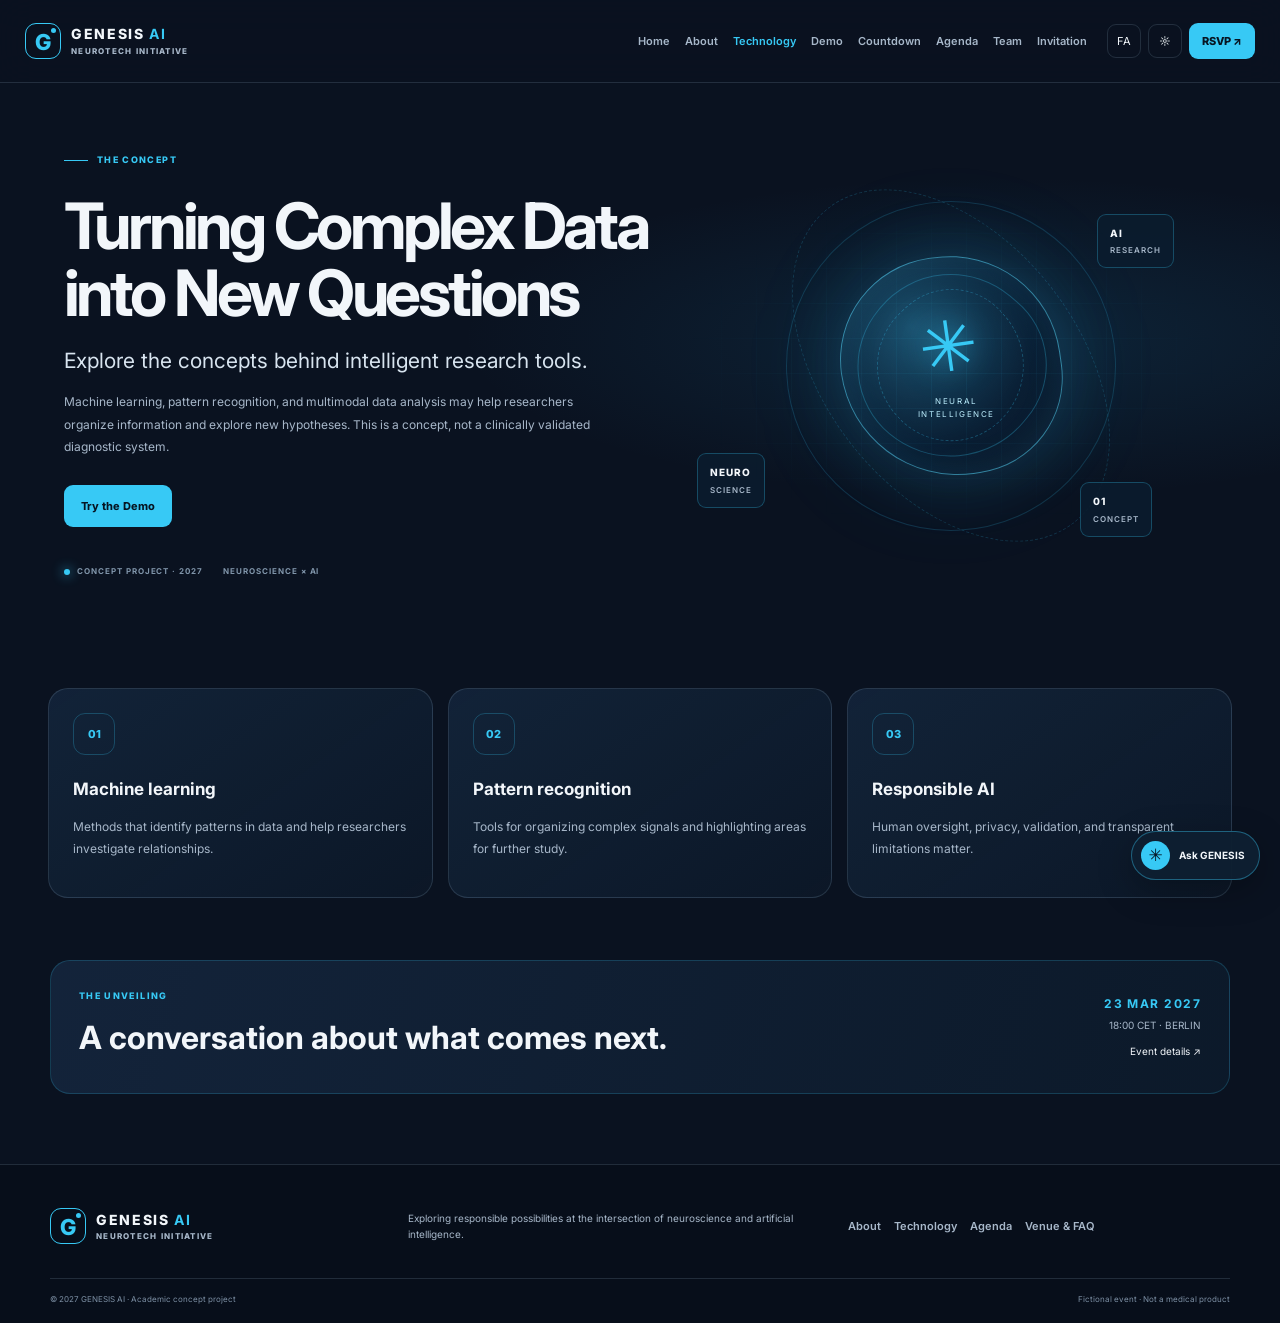
<file: technology.html>
<!doctype html>
<html lang="en" dir="ltr"><head><meta charset="utf-8"><meta name="viewport" content="width=device-width,initial-scale=1"><meta name="theme-color" content="#0a1220"><meta name="description" content="Explore the concepts behind intelligent research tools."><title>Our Technology | GENESIS AI</title><link rel="preconnect" href="https://fonts.googleapis.com"><link href="https://fonts.googleapis.com/css2?family=Inter:wght@400;500;600;700;800&family=Vazirmatn:wght@400;500;600;700;800&display=swap" rel="stylesheet"><link rel="stylesheet" href="css/style.css"></head>
<body data-page="technology"><a class="skip-link" href="#main" data-en="Skip to content" data-fa="رفتن به محتوا">Skip to content</a>
<header class="site-header"><div class="nav-wrap"><a class="brand" href="index.html"><span class="brand-mark">G<span></span></span><span class="brand-text">GENESIS <b>AI</b><small>NEUROTECH INITIATIVE</small></span></a><button class="mobile-menu-button" id="menuToggle" aria-label="Open navigation" aria-expanded="false"><span></span><span></span><span></span></button><nav class="main-nav" id="mainNav" aria-label="Main navigation"><a href="index.html" data-page-link="index" data-en="Home" data-fa="خانه">Home</a><a href="about.html" data-page-link="about" data-en="About" data-fa="درباره">About</a><a href="technology.html" data-page-link="technology" data-en="Technology" data-fa="فناوری">Technology</a><a href="demo.html" data-page-link="demo" data-en="Demo" data-fa="دمو">Demo</a><a href="countdown.html" data-page-link="countdown" data-en="Countdown" data-fa="شمارش معکوس">Countdown</a><a href="agenda.html" data-page-link="agenda" data-en="Agenda" data-fa="برنامه">Agenda</a><a href="team.html" data-page-link="team" data-en="Team" data-fa="تیم">Team</a><a href="invitation.html" data-page-link="invitation" data-en="Invitation" data-fa="دعوت‌نامه">Invitation</a></nav><div class="nav-tools"><button class="tool-button" id="langToggle" aria-label="Change language">FA</button><button class="tool-button" id="themeToggle" aria-label="Toggle color theme"><span class="theme-icon">☼</span></button><a class="nav-cta" href="rsvp.html" data-en="RSVP ↗" data-fa="تأیید حضور ↗">RSVP ↗</a></div></div></header>
<main id="main"><section class="hero hero-technology"><div class="hero-content"><span class="eyebrow"><span class="eyebrow-line"></span><span data-en="THE CONCEPT" data-fa="ایده محوری">THE CONCEPT</span></span><h1 data-en="Turning Complex Data into New Questions" data-fa="از داده‌های پیچیده تا پرسش‌های تازه">Turning Complex Data into New Questions</h1><p class="hero-lead" data-en="Explore the concepts behind intelligent research tools." data-fa="با مفاهیم پشت ابزارهای پژوهشی هوشمند آشنا شوید.">Explore the concepts behind intelligent research tools.</p><p class="hero-copy" data-en="Machine learning, pattern recognition, and multimodal data analysis may help researchers organize information and explore new hypotheses. This is a concept, not a clinically validated diagnostic system." data-fa="یادگیری ماشین، تشخیص الگو و تحلیل چندوجهی داده‌ها می‌توانند به پژوهشگران در سازمان‌دهی اطلاعات و بررسی فرضیه‌ها کمک کنند. این سامانه تشخیصی تأییدشده بالینی نیست.">Machine learning, pattern recognition, and multimodal data analysis may help researchers organize information and explore new hypotheses. This is a concept, not a clinically validated diagnostic system.</p><div class="hero-actions"><a class="button button-primary" href="demo.html" data-en="Try the Demo" data-fa="تجربه دمو">Try the Demo</a></div><div class="hero-meta"><span><i></i><span data-en="CONCEPT PROJECT · 2027" data-fa="پروژه مفهومی · ۱۴۰۶">CONCEPT PROJECT · 2027</span></span><span data-en="NEUROSCIENCE × AI" data-fa="علوم اعصاب × هوش مصنوعی">NEUROSCIENCE × AI</span></div></div><div class="hero-visual" aria-hidden="true"><div class="orbit orbit-one"></div><div class="orbit orbit-two"></div><div class="brain-glow"></div><div class="brain-core"><span class="brain-symbol">✳</span><span class="brain-label">NEURAL<br>INTELLIGENCE</span></div><div class="floating-node node-a">AI<span>RESEARCH</span></div><div class="floating-node node-b">NEURO<span>SCIENCE</span></div><div class="floating-node node-c">01<span>CONCEPT</span></div><div class="visual-grid"></div></div></section><section class="section feature-grid"><article class="feature-card"><span class="feature-index">01</span><h2 data-en="Machine learning" data-fa="یادگیری ماشین">Machine learning</h2><p data-en="Methods that identify patterns in data and help researchers investigate relationships." data-fa="روش‌هایی برای شناسایی الگوها و بررسی ارتباطات در داده‌ها.">Methods that identify patterns in data and help researchers investigate relationships.</p></article><article class="feature-card"><span class="feature-index">02</span><h2 data-en="Pattern recognition" data-fa="تشخیص الگو">Pattern recognition</h2><p data-en="Tools for organizing complex signals and highlighting areas for further study." data-fa="ابزارهایی برای سازمان‌دهی سیگنال‌های پیچیده و مشخص‌کردن زمینه‌های پژوهش بیشتر.">Tools for organizing complex signals and highlighting areas for further study.</p></article><article class="feature-card"><span class="feature-index">03</span><h2 data-en="Responsible AI" data-fa="هوش مصنوعی مسئولانه">Responsible AI</h2><p data-en="Human oversight, privacy, validation, and transparent limitations matter." data-fa="نظارت انسانی، حریم خصوصی، اعتبارسنجی و شفافیت درباره محدودیت‌ها اهمیت دارند.">Human oversight, privacy, validation, and transparent limitations matter.</p></article></section><section class="event-strip"><div><span class="eyebrow" data-en="THE UNVEILING" data-fa="مراسم معرفی">THE UNVEILING</span><h2 data-en="A conversation about what comes next." data-fa="گفت‌وگویی درباره آنچه در پیش است.">A conversation about what comes next.</h2></div><div class="event-strip-meta"><strong>23 MAR 2027</strong><span>18:00 CET · BERLIN</span><a href="countdown.html" data-en="Event details ↗" data-fa="جزئیات رویداد ↗">Event details ↗</a></div></section></main>
<footer class="site-footer"><div class="footer-main"><a class="brand" href="index.html"><span class="brand-mark">G<span></span></span><span class="brand-text">GENESIS <b>AI</b><small>NEUROTECH INITIATIVE</small></span></a><p data-en="Exploring responsible possibilities at the intersection of neuroscience and artificial intelligence." data-fa="بررسی ظرفیت‌های مسئولانه در نقطه تلاقی علوم اعصاب و هوش مصنوعی.">Exploring responsible possibilities at the intersection of neuroscience and artificial intelligence.</p><div class="footer-links"><a href="about.html" data-en="About" data-fa="درباره">About</a><a href="technology.html" data-en="Technology" data-fa="فناوری">Technology</a><a href="agenda.html" data-en="Agenda" data-fa="برنامه">Agenda</a><a href="venue.html" data-en="Venue & FAQ" data-fa="مکان و سؤالات">Venue & FAQ</a></div></div><div class="footer-bottom"><span>© 2027 GENESIS AI · Academic concept project</span><span data-en="Fictional event · Not a medical product" data-fa="رویداد فرضی · فاقد محصول پزشکی واقعی">Fictional event · Not a medical product</span></div></footer>
<button class="assistant-fab" id="assistantFab" aria-label="Open GENESIS assistant"><span>✳</span><b data-en="Ask GENESIS" data-fa="از جنسیس بپرس">Ask GENESIS</b></button><aside class="assistant-panel" id="assistantPanel" aria-label="GENESIS demo assistant" hidden><div class="assistant-panel-head"><div><span class="status-dot"></span><strong>GENESIS Assistant</strong><small data-en="Prepared-response demo" data-fa="دموی پاسخ‌های آماده">Prepared-response demo</small></div><button id="assistantClose" class="icon-button" aria-label="Close assistant">×</button></div><div class="assistant-quick"><button class="chip quick-question" data-question="What is GENESIS AI?" data-fa-question="GENESIS AI چیست؟">What is GENESIS AI?</button><button class="chip quick-question" data-question="When is the event?" data-fa-question="رویداد چه زمانی است؟">When is the event?</button><button class="chip quick-question" data-question="How do I RSVP?" data-fa-question="چطور حضورم را تأیید کنم؟">How do I RSVP?</button></div><div class="assistant-panel-messages" id="assistantPanelMessages"><div class="message assistant-message" data-en="Hello! I can answer prepared questions about the project and event." data-fa="سلام! می‌توانم به پرسش‌های آماده درباره پروژه و رویداد پاسخ دهم.">Hello! I can answer prepared questions about the project and event.</div></div><form id="assistantPanelForm" class="assistant-panel-form"><input id="assistantPanelInput" placeholder="Ask about the event…" data-en-placeholder="Ask about the event…" data-fa-placeholder="درباره رویداد بپرسید…" required><button type="submit" aria-label="Send message">↑</button></form><p class="assistant-disclaimer" data-en="Simulated assistant · Not medical advice" data-fa="دستیار شبیه‌سازی‌شده · فاقد توصیه پزشکی">Simulated assistant · Not medical advice</p></aside>
<script src="js/app.js"></script><script src="js/countdown.js"></script><script src="js/assistant.js"></script><script src="js/rsvp.js"></script></body></html>
</file>
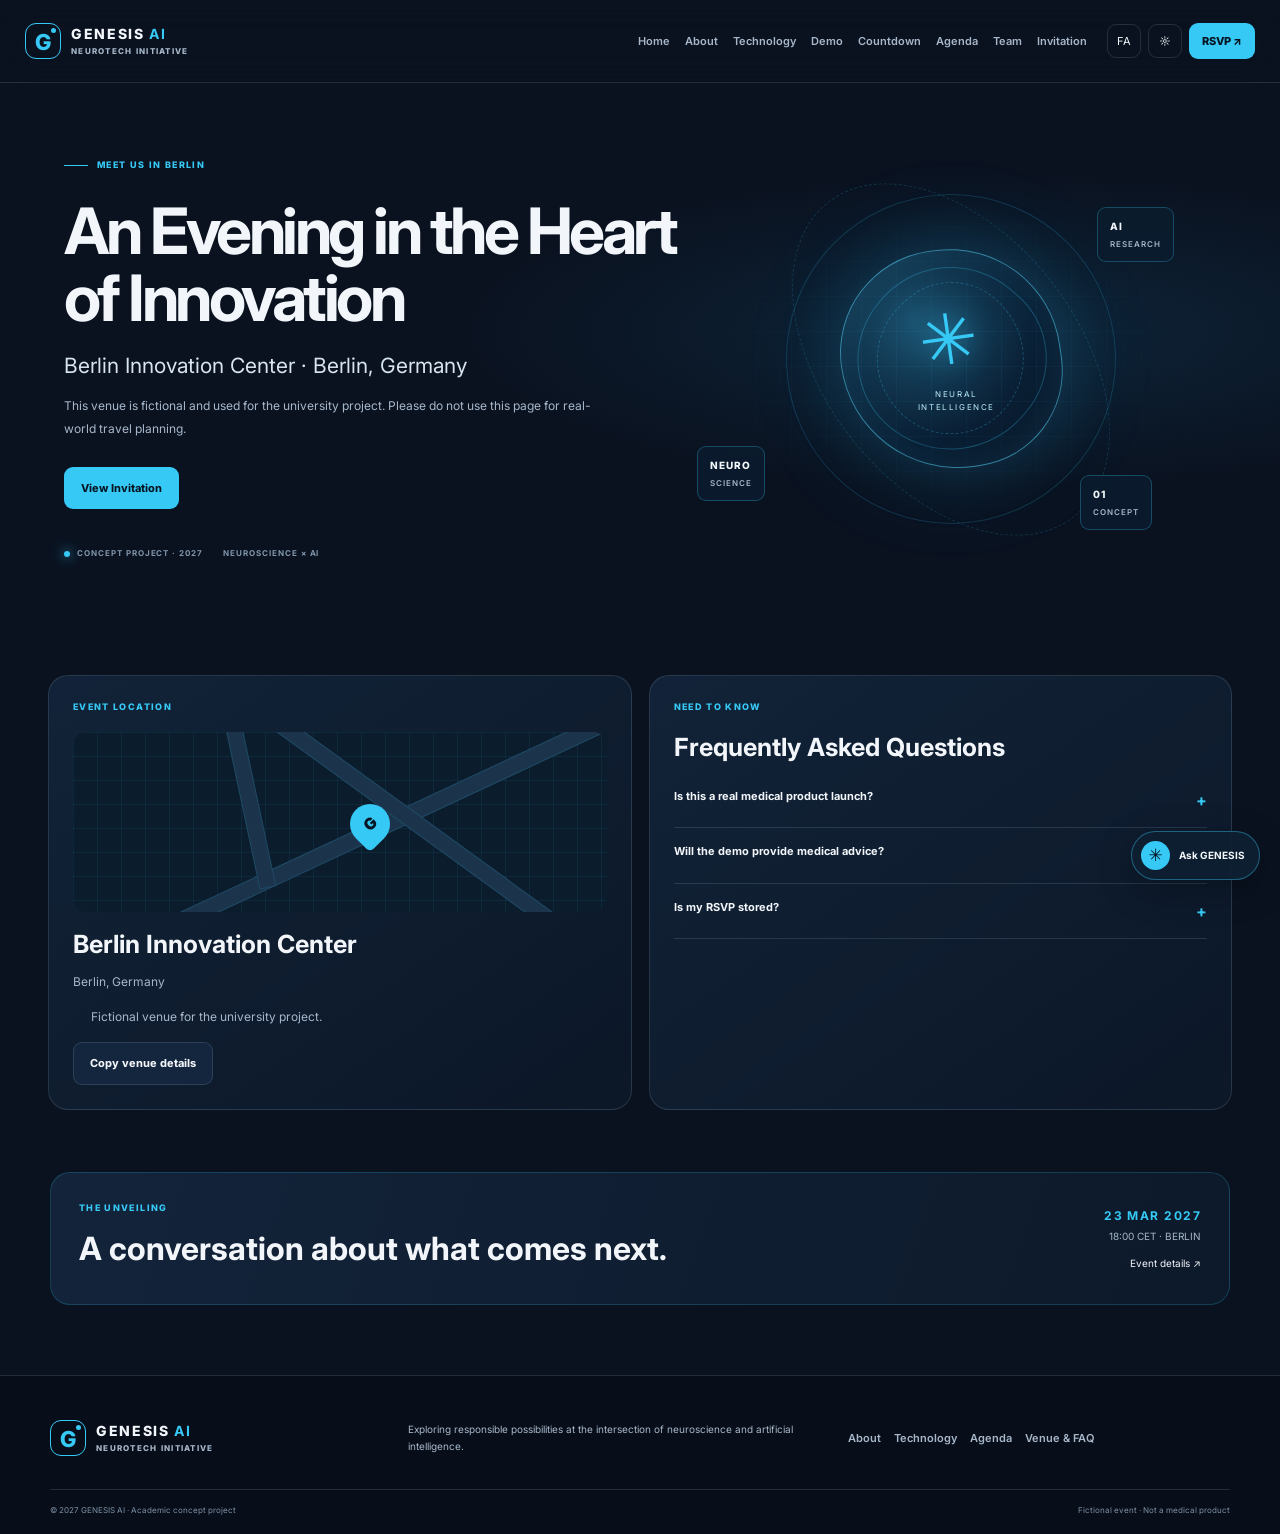
<file: venue.html>
<!doctype html>
<html lang="en" dir="ltr"><head><meta charset="utf-8"><meta name="viewport" content="width=device-width,initial-scale=1"><meta name="theme-color" content="#0a1220"><meta name="description" content="Berlin Innovation Center · Berlin, Germany"><title>Venue & Contact | GENESIS AI</title><link rel="preconnect" href="https://fonts.googleapis.com"><link href="https://fonts.googleapis.com/css2?family=Inter:wght@400;500;600;700;800&family=Vazirmatn:wght@400;500;600;700;800&display=swap" rel="stylesheet"><link rel="stylesheet" href="css/style.css"></head>
<body data-page="venue"><a class="skip-link" href="#main" data-en="Skip to content" data-fa="رفتن به محتوا">Skip to content</a>
<header class="site-header"><div class="nav-wrap"><a class="brand" href="index.html"><span class="brand-mark">G<span></span></span><span class="brand-text">GENESIS <b>AI</b><small>NEUROTECH INITIATIVE</small></span></a><button class="mobile-menu-button" id="menuToggle" aria-label="Open navigation" aria-expanded="false"><span></span><span></span><span></span></button><nav class="main-nav" id="mainNav" aria-label="Main navigation"><a href="index.html" data-page-link="index" data-en="Home" data-fa="خانه">Home</a><a href="about.html" data-page-link="about" data-en="About" data-fa="درباره">About</a><a href="technology.html" data-page-link="technology" data-en="Technology" data-fa="فناوری">Technology</a><a href="demo.html" data-page-link="demo" data-en="Demo" data-fa="دمو">Demo</a><a href="countdown.html" data-page-link="countdown" data-en="Countdown" data-fa="شمارش معکوس">Countdown</a><a href="agenda.html" data-page-link="agenda" data-en="Agenda" data-fa="برنامه">Agenda</a><a href="team.html" data-page-link="team" data-en="Team" data-fa="تیم">Team</a><a href="invitation.html" data-page-link="invitation" data-en="Invitation" data-fa="دعوت‌نامه">Invitation</a></nav><div class="nav-tools"><button class="tool-button" id="langToggle" aria-label="Change language">FA</button><button class="tool-button" id="themeToggle" aria-label="Toggle color theme"><span class="theme-icon">☼</span></button><a class="nav-cta" href="rsvp.html" data-en="RSVP ↗" data-fa="تأیید حضور ↗">RSVP ↗</a></div></div></header>
<main id="main"><section class="hero hero-venue"><div class="hero-content"><span class="eyebrow"><span class="eyebrow-line"></span><span data-en="MEET US IN BERLIN" data-fa="در برلین همراه ما باشید">MEET US IN BERLIN</span></span><h1 data-en="An Evening in the Heart of Innovation" data-fa="شبی در قلب نوآوری">An Evening in the Heart of Innovation</h1><p class="hero-lead" data-en="Berlin Innovation Center · Berlin, Germany" data-fa="مرکز نوآوری برلین · برلین، آلمان">Berlin Innovation Center · Berlin, Germany</p><p class="hero-copy" data-en="This venue is fictional and used for the university project. Please do not use this page for real-world travel planning." data-fa="این محل برای پروژه دانشگاهی فرضی است و نباید برای برنامه‌ریزی سفر واقعی استفاده شود.">This venue is fictional and used for the university project. Please do not use this page for real-world travel planning.</p><div class="hero-actions"><a class="button button-primary" href="invitation.html" data-en="View Invitation" data-fa="مشاهده دعوت‌نامه">View Invitation</a></div><div class="hero-meta"><span><i></i><span data-en="CONCEPT PROJECT · 2027" data-fa="پروژه مفهومی · ۱۴۰۶">CONCEPT PROJECT · 2027</span></span><span data-en="NEUROSCIENCE × AI" data-fa="علوم اعصاب × هوش مصنوعی">NEUROSCIENCE × AI</span></div></div><div class="hero-visual" aria-hidden="true"><div class="orbit orbit-one"></div><div class="orbit orbit-two"></div><div class="brain-glow"></div><div class="brain-core"><span class="brain-symbol">✳</span><span class="brain-label">NEURAL<br>INTELLIGENCE</span></div><div class="floating-node node-a">AI<span>RESEARCH</span></div><div class="floating-node node-b">NEURO<span>SCIENCE</span></div><div class="floating-node node-c">01<span>CONCEPT</span></div><div class="visual-grid"></div></div></section><section class="section venue-grid"><article class="venue-card"><span class="eyebrow">EVENT LOCATION</span><div class="map-art"><div class="map-road"></div><div class="map-road road-two"></div><div class="map-road road-three"></div><div class="map-pin">G</div></div><h2>Berlin Innovation Center</h2><p>Berlin, Germany</p><p class="fine-print" data-en="Fictional venue for the university project." data-fa="محل فرضی برای پروژه دانشگاهی.">Fictional venue for the university project.</p><button class="button button-secondary" id="copyAddress" data-address="Berlin Innovation Center, Berlin, Germany" data-en="Copy venue details" data-fa="کپی اطلاعات محل">Copy venue details</button><span id="copyFeedback" class="fine-print" role="status"></span></article><article class="faq-card"><span class="eyebrow">NEED TO KNOW</span><h2 data-en="Frequently Asked Questions" data-fa="سؤالات متداول">Frequently Asked Questions</h2><details><summary data-en="Is this a real medical product launch?" data-fa="آیا این رونمایی از محصول پزشکی واقعی است؟">Is this a real medical product launch?</summary><p data-en="No. GENESIS AI and this event are fictional and created for an academic web project." data-fa="خیر. GENESIS AI و این رویداد فرضی هستند و برای پروژه دانشگاهی طراحی شده‌اند.">No. GENESIS AI and this event are fictional and created for an academic web project.</p></details><details><summary data-en="Will the demo provide medical advice?" data-fa="آیا دمو توصیه پزشکی ارائه می‌کند؟">Will the demo provide medical advice?</summary><p data-en="No. It uses prepared responses to demonstrate a chat interface only." data-fa="خیر. این دمو فقط برای نمایش رابط چت از پاسخ‌های آماده استفاده می‌کند.">No. It uses prepared responses to demonstrate a chat interface only.</p></details><details><summary data-en="Is my RSVP stored?" data-fa="آیا پاسخ حضور من ذخیره می‌شود؟">Is my RSVP stored?</summary><p data-en="No. The form displays a local confirmation and does not send data to a server." data-fa="خیر. فرم فقط تأیید محلی نشان می‌دهد و اطلاعاتی به سرور ارسال نمی‌کند.">خیر. فرم فقط تأیید محلی نشان می‌دهد و اطلاعاتی به سرور ارسال نمی‌کند.</p></details></article></section><section class="event-strip"><div><span class="eyebrow" data-en="THE UNVEILING" data-fa="مراسم معرفی">THE UNVEILING</span><h2 data-en="A conversation about what comes next." data-fa="گفت‌وگویی درباره آنچه در پیش است.">A conversation about what comes next.</h2></div><div class="event-strip-meta"><strong>23 MAR 2027</strong><span>18:00 CET · BERLIN</span><a href="countdown.html" data-en="Event details ↗" data-fa="جزئیات رویداد ↗">Event details ↗</a></div></section></main>
<footer class="site-footer"><div class="footer-main"><a class="brand" href="index.html"><span class="brand-mark">G<span></span></span><span class="brand-text">GENESIS <b>AI</b><small>NEUROTECH INITIATIVE</small></span></a><p data-en="Exploring responsible possibilities at the intersection of neuroscience and artificial intelligence." data-fa="بررسی ظرفیت‌های مسئولانه در نقطه تلاقی علوم اعصاب و هوش مصنوعی.">Exploring responsible possibilities at the intersection of neuroscience and artificial intelligence.</p><div class="footer-links"><a href="about.html" data-en="About" data-fa="درباره">About</a><a href="technology.html" data-en="Technology" data-fa="فناوری">Technology</a><a href="agenda.html" data-en="Agenda" data-fa="برنامه">Agenda</a><a href="venue.html" data-en="Venue & FAQ" data-fa="مکان و سؤالات">Venue & FAQ</a></div></div><div class="footer-bottom"><span>© 2027 GENESIS AI · Academic concept project</span><span data-en="Fictional event · Not a medical product" data-fa="رویداد فرضی · فاقد محصول پزشکی واقعی">Fictional event · Not a medical product</span></div></footer>
<button class="assistant-fab" id="assistantFab" aria-label="Open GENESIS assistant"><span>✳</span><b data-en="Ask GENESIS" data-fa="از جنسیس بپرس">Ask GENESIS</b></button><aside class="assistant-panel" id="assistantPanel" aria-label="GENESIS demo assistant" hidden><div class="assistant-panel-head"><div><span class="status-dot"></span><strong>GENESIS Assistant</strong><small data-en="Prepared-response demo" data-fa="دموی پاسخ‌های آماده">Prepared-response demo</small></div><button id="assistantClose" class="icon-button" aria-label="Close assistant">×</button></div><div class="assistant-quick"><button class="chip quick-question" data-question="What is GENESIS AI?" data-fa-question="GENESIS AI چیست؟">What is GENESIS AI?</button><button class="chip quick-question" data-question="When is the event?" data-fa-question="رویداد چه زمانی است؟">When is the event?</button><button class="chip quick-question" data-question="How do I RSVP?" data-fa-question="چطور حضورم را تأیید کنم؟">How do I RSVP?</button></div><div class="assistant-panel-messages" id="assistantPanelMessages"><div class="message assistant-message" data-en="Hello! I can answer prepared questions about the project and event." data-fa="سلام! می‌توانم به پرسش‌های آماده درباره پروژه و رویداد پاسخ دهم.">Hello! I can answer prepared questions about the project and event.</div></div><form id="assistantPanelForm" class="assistant-panel-form"><input id="assistantPanelInput" placeholder="Ask about the event…" data-en-placeholder="Ask about the event…" data-fa-placeholder="درباره رویداد بپرسید…" required><button type="submit" aria-label="Send message">↑</button></form><p class="assistant-disclaimer" data-en="Simulated assistant · Not medical advice" data-fa="دستیار شبیه‌سازی‌شده · فاقد توصیه پزشکی">Simulated assistant · Not medical advice</p></aside>
<script src="js/app.js"></script><script src="js/countdown.js"></script><script src="js/assistant.js"></script><script src="js/rsvp.js"></script></body></html>
</file>
<file: css/style.css>
:root{--bg:#0a1220;--surface:#101d2e;--surface2:#14263d;--text:#f2f6fa;--muted:#a7b7c9;--line:rgba(170,199,224,.16);--cyan:#37c9f5;--cyan2:#87e4ff;color-scheme:dark}
*{box-sizing:border-box}html{scroll-behavior:smooth}body{margin:0;background:var(--bg);color:var(--text);font-family:Inter,Vazirmatn,system-ui,sans-serif;line-height:1.65}body.fa-mode{font-family:Vazirmatn,Inter,system-ui,sans-serif}a{color:inherit;text-decoration:none}button,input,select,textarea{font:inherit}button,a{touch-action:manipulation}button:focus-visible,a:focus-visible,input:focus-visible,select:focus-visible,textarea:focus-visible,summary:focus-visible{outline:3px solid var(--cyan);outline-offset:3px}.skip-link{position:absolute;left:12px;top:-60px;z-index:100;background:var(--cyan);color:#06101c;padding:10px;border-radius:8px}.skip-link:focus{top:12px}.site-header{position:relative;z-index:20;border-bottom:1px solid var(--line);background:rgba(10,18,32,.9);backdrop-filter:blur(18px)}.nav-wrap{max-width:1300px;margin:auto;padding:0 25px;min-height:82px;display:flex;align-items:center;gap:20px}.brand{display:flex;align-items:center;gap:10px;flex-shrink:0}.brand-mark{width:36px;height:36px;border:1px solid #37c9f5;border-radius:11px;display:grid;place-items:center;color:var(--cyan);font-weight:800;font-size:22px;position:relative}.brand-mark span{position:absolute;width:5px;height:5px;background:var(--cyan);border-radius:50%;right:4px;top:4px}.brand-text{font-size:14px;font-weight:800;letter-spacing:.12em;line-height:1.1}.brand-text b{color:var(--cyan)}.brand-text small{display:block;color:var(--muted);font-size:8px;letter-spacing:.16em;margin-top:5px}.main-nav{display:flex;align-items:center;gap:15px;margin-left:auto}.main-nav a,.footer-links a{color:var(--muted);font-size:11px;font-weight:600}.main-nav a:hover,.main-nav a.active,.footer-links a:hover{color:var(--cyan)}.nav-tools{display:flex;align-items:center;gap:7px}.tool-button,.icon-button{border:1px solid var(--line);background:transparent;color:var(--text);border-radius:9px;min-width:34px;height:34px;display:grid;place-items:center;font-size:11px}.nav-cta{background:var(--cyan);color:#071522;border-radius:9px;padding:9px 13px;font-size:11px;font-weight:800;white-space:nowrap}.mobile-menu-button{display:none;background:transparent;border:0;color:var(--text)}
.hero{position:relative;overflow:hidden;min-height:540px;display:grid;grid-template-columns:1.08fr .92fr;align-items:center;max-width:1440px;margin:auto;padding:70px max(5vw,30px) 58px;isolation:isolate}.hero:before{content:"";position:absolute;inset:0;background:radial-gradient(ellipse at 78% 46%,rgba(31,126,177,.17),transparent 38%);z-index:-2}.hero-content{position:relative;z-index:2;max-width:680px}.eyebrow{display:flex;align-items:center;gap:9px;color:var(--cyan);font-size:9px;font-weight:800;letter-spacing:.15em;text-transform:uppercase}.eyebrow-line{width:24px;height:1px;background:var(--cyan)}.hero h1{font-size:clamp(39px,5vw,70px);letter-spacing:-.055em;line-height:1.05;margin:24px 0 19px}.hero-lead{font-size:clamp(16px,1.8vw,21px);line-height:1.55;color:#d8e4ef;max-width:570px;margin:0 0 13px}.hero-copy{font-size:12px;color:var(--muted);max-width:550px;margin:0;line-height:1.9}.hero-actions{display:flex;flex-wrap:wrap;gap:10px;margin-top:26px}.button{display:inline-flex;align-items:center;justify-content:center;border:1px solid transparent;border-radius:9px;padding:11px 16px;font-weight:750;font-size:11px;transition:transform .2s,background .2s;min-height:42px;cursor:pointer}.button:hover{transform:translateY(-2px)}.button-primary{background:var(--cyan);color:#061522}.button-primary:hover{background:var(--cyan2)}.button-outline,.button-quiet{border-color:rgba(184,215,239,.28);color:var(--text);background:transparent}.button-secondary{border:1px solid var(--line);background:var(--surface2);color:var(--text)}.button-wide{width:100%}.hero-meta{display:flex;gap:20px;flex-wrap:wrap;margin-top:38px;color:#8196ab;font-size:8px;font-weight:700;letter-spacing:.12em}.hero-meta span{display:flex;align-items:center;gap:7px}.hero-meta i,.status-dot{width:6px;height:6px;border-radius:50%;display:inline-block;background:var(--cyan);box-shadow:0 0 12px #37c9f5}.hero-visual{height:400px;position:relative;display:grid;place-items:center}.visual-grid{position:absolute;inset:8% 0;background-image:linear-gradient(rgba(55,201,245,.07) 1px,transparent 1px),linear-gradient(90deg,rgba(55,201,245,.07) 1px,transparent 1px);background-size:35px 35px;mask-image:radial-gradient(ellipse,black,transparent 72%)}.brain-glow{position:absolute;width:230px;height:230px;border-radius:50%;background:rgba(35,179,235,.13);filter:blur(45px)}.brain-core{position:relative;width:220px;height:220px;border-radius:48% 52% 45% 55%;display:flex;flex-direction:column;align-items:center;justify-content:center;border:1px solid rgba(87,219,255,.52);background:radial-gradient(circle at 35% 30%,rgba(69,190,240,.23),rgba(9,28,49,.84) 60%,rgba(10,18,32,.8));box-shadow:inset 0 0 35px rgba(55,201,245,.12),0 0 70px rgba(35,179,235,.13);transform:rotate(-8deg)}.brain-core:before,.brain-core:after{content:"";position:absolute;inset:17px;border:1px solid rgba(55,201,245,.28);border-radius:50% 45% 52% 48%;transform:rotate(48deg)}.brain-core:after{inset:35px;transform:rotate(-34deg);border-style:dashed}.brain-symbol{font-size:70px;color:var(--cyan);text-shadow:0 0 30px rgba(55,201,245,.65);line-height:1}.brain-label{font-size:8px;letter-spacing:.2em;text-align:center;color:#bdefff;margin-top:14px;line-height:1.6;transform:rotate(8deg)}.orbit{position:absolute;border:1px solid rgba(55,201,245,.18);border-radius:50%;width:330px;height:330px;transform:rotate(-24deg)}.orbit-two{width:400px;height:255px;transform:rotate(52deg);border-style:dashed}.floating-node{position:absolute;z-index:2;padding:10px 12px;border:1px solid rgba(55,201,245,.28);background:rgba(11,28,46,.9);border-radius:9px;font-size:10px;font-weight:800;letter-spacing:.1em}.floating-node span{display:block;font-size:8px;color:var(--muted);font-weight:600;margin-top:3px}.node-a{top:48px;right:8%}.node-b{bottom:58px;left:2%}.node-c{bottom:29px;right:12%}
.section{max-width:1240px;margin:0 auto;padding:52px 28px}.section-heading{text-align:center;max-width:680px;margin:0 auto 26px}.section-heading h2{font-size:clamp(25px,3vw,37px);letter-spacing:-.04em;margin:10px 0}.section-heading p{font-size:12px;color:var(--muted)}.feature-grid{display:grid;grid-template-columns:repeat(3,minmax(0,1fr));gap:15px}.feature-card,.team-card,.section-card,.venue-card,.faq-card{background:linear-gradient(145deg,rgba(20,38,61,.84),rgba(13,25,41,.8));border:1px solid var(--line);border-radius:20px;padding:24px}.feature-index,.avatar{display:grid;place-items:center;width:42px;height:42px;border:1px solid rgba(55,201,245,.25);border-radius:12px;color:var(--cyan);font-size:11px;font-weight:800}.feature-card h2{font-size:17px;margin:20px 0 8px}.feature-card p,.team-card p{font-size:12px;color:var(--muted);line-height:1.9}.event-strip{max-width:1180px;margin:10px auto 70px;padding:28px;border:1px solid rgba(55,201,245,.2);border-radius:20px;background:linear-gradient(110deg,rgba(20,38,61,.9),rgba(12,27,43,.9));display:flex;justify-content:space-between;align-items:center;gap:20px}.event-strip h2{font-size:clamp(21px,3vw,32px);margin:8px 0 0}.event-strip-meta{display:grid;gap:3px;text-align:right}.event-strip-meta strong{font-size:12px;color:var(--cyan);letter-spacing:.12em}.event-strip-meta span,.event-strip-meta a{font-size:10px;color:var(--muted)}.event-strip-meta a{color:var(--text);margin-top:7px}.site-footer{border-top:1px solid var(--line);background:rgba(4,10,18,.38);padding:35px max(28px,calc((100% - 1180px)/2)) 17px}.footer-main{display:grid;grid-template-columns:1.2fr 1.5fr 1.4fr;gap:30px;align-items:center}.footer-main p{font-size:10px;color:var(--muted)}.footer-links{display:flex;flex-wrap:wrap;gap:13px}.footer-bottom{display:flex;justify-content:space-between;gap:12px;border-top:1px solid var(--line);padding-top:14px;margin-top:25px;font-size:8px;color:#7e91a6}
.countdown-grid{display:grid;grid-template-columns:repeat(4,1fr);gap:12px;max-width:850px;margin:0 auto}.time-box{background:linear-gradient(145deg,var(--surface2),var(--surface));border:1px solid var(--line);border-radius:17px;padding:25px 12px;text-align:center}.time-box strong{display:block;font-size:clamp(34px,5vw,60px);font-variant-numeric:tabular-nums;letter-spacing:-.06em;color:var(--cyan);line-height:1.15}.time-box span{display:block;font-size:8px;letter-spacing:.15em;color:var(--muted);font-weight:800;margin-top:10px}.live-clock{display:flex;justify-content:center;align-items:center;gap:12px;flex-wrap:wrap;margin:23px 0;color:var(--muted);font-size:10px}.live-clock strong{color:var(--text);font-size:14px}.event-facts{display:grid;grid-template-columns:repeat(3,1fr);gap:12px;margin-top:30px}.event-facts>div{display:grid;gap:5px;padding:17px;border-top:1px solid var(--line)}.event-facts span{color:var(--cyan);font-size:8px;font-weight:800;letter-spacing:.13em}.event-facts strong{font-size:12px}.event-facts small{font-size:10px;color:var(--muted)}
.agenda-list{display:grid}.agenda-item{display:grid;grid-template-columns:135px 1fr 25px;gap:18px;align-items:center;text-align:left;width:100%;border:0;border-bottom:1px solid var(--line);background:transparent;color:var(--text);padding:19px 8px;cursor:pointer}.agenda-item:first-child{border-top:1px solid var(--line)}.agenda-time{font-size:10px;color:var(--cyan);font-weight:800}.agenda-main{display:grid;gap:3px}.agenda-main strong{font-size:14px}.agenda-main span{font-size:11px;color:var(--muted)}.agenda-toggle{font-size:20px;color:var(--cyan);text-align:center}.agenda-item[aria-expanded=true]{background:rgba(55,201,245,.045)}.team-grid{display:grid;grid-template-columns:repeat(4,minmax(0,1fr));gap:14px}.team-card .eyebrow{font-size:8px;letter-spacing:.08em;margin-top:18px}.team-card h3{font-size:15px;margin:9px 0}.fictional-tag{display:inline-block;margin-top:13px;border:1px solid var(--line);border-radius:100px;padding:4px 8px;color:var(--muted);font-size:8px}
.invitation-wrap{max-width:950px;padding-top:12px}.invitation-card{position:relative;overflow:hidden;border:1px solid rgba(55,201,245,.28);border-radius:23px;padding:clamp(24px,5vw,55px);background:linear-gradient(145deg,#13253b,#08111e);box-shadow:0 24px 80px rgba(0,0,0,.28)}.invitation-card:after{content:"";position:absolute;width:290px;height:290px;border:1px solid rgba(55,201,245,.12);border-radius:50%;right:-160px;top:-160px;box-shadow:0 0 0 25px rgba(55,201,245,.02),0 0 0 50px rgba(55,201,245,.02);pointer-events:none}.invitation-emblem{width:52px;height:52px;border-radius:15px;border:1px solid rgba(55,201,245,.5);display:grid;place-items:center;color:var(--cyan);font-size:27px;font-weight:800;margin-bottom:24px}.invitation-card h2{font-size:clamp(21px,3vw,30px);margin:26px 0 14px}.invitation-card p{font-size:13px;color:#c0cfdd;line-height:2;max-width:760px}.invitation-details{display:grid;grid-template-columns:repeat(2,1fr);margin:25px 0;border-top:1px solid var(--line);border-bottom:1px solid var(--line)}.invitation-details>div{padding:15px 12px;border-bottom:1px solid var(--line);display:grid;gap:4px}.invitation-details>div:nth-child(odd){border-right:1px solid var(--line)}.invitation-details>div:nth-last-child(-n+2){border-bottom:0}.invitation-details span{font-size:8px;color:var(--cyan);font-weight:800;letter-spacing:.1em}.invitation-details strong{font-size:12px}.invitation-details small{font-size:10px;color:var(--muted)}.signature{font-weight:700;color:var(--text)!important}.invitation-actions{display:flex;gap:10px;flex-wrap:wrap;margin-top:22px}
.rsvp-layout{display:grid;grid-template-columns:.85fr 1.15fr;gap:25px;align-items:start}.rsvp-note{padding:23px 8px}.rsvp-note h2,.faq-card h2,.venue-card h2{font-size:25px;line-height:1.2;margin:17px 0 11px}.rsvp-note p,.venue-card p{font-size:12px;color:var(--muted);line-height:1.9}.mini-event{display:grid;gap:6px;border-left:2px solid var(--cyan);padding:12px 16px;margin-top:22px;background:rgba(55,201,245,.045);font-size:10px;color:var(--muted)}.mini-event strong{color:var(--text);font-size:12px}.rsvp-form{display:grid;gap:8px;padding:25px;background:var(--surface);border:1px solid var(--line);border-radius:20px}.rsvp-form label{font-size:10px;font-weight:700;color:#d5e2ef;margin-top:5px}.rsvp-form input,.rsvp-form select,.rsvp-form textarea,.chat-form input,.assistant-panel-form input{width:100%;background:rgba(2,9,17,.36);border:1px solid var(--line);border-radius:9px;padding:11px 12px;color:var(--text);font-size:11px;min-width:0}.form-result{border:1px solid rgba(55,201,245,.3);background:rgba(55,201,245,.07);padding:12px;border-radius:9px;color:var(--cyan);font-size:11px}.venue-grid{display:grid;grid-template-columns:1fr 1fr;gap:17px}.map-art{height:180px;position:relative;overflow:hidden;border-radius:14px;background-color:#0b1c2d;background-image:linear-gradient(rgba(55,201,245,.07) 1px,transparent 1px),linear-gradient(90deg,rgba(55,201,245,.07) 1px,transparent 1px);background-size:24px 24px;margin:17px 0}.map-road{position:absolute;height:17px;width:150%;background:#1b344c;border:1px solid rgba(55,201,245,.14);transform:rotate(-25deg);top:58px;left:-30px}.road-two{transform:rotate(36deg);top:95px;left:-40px}.road-three{transform:rotate(78deg);top:30px;left:50px;width:240px}.map-pin{position:absolute;left:52%;top:40%;width:40px;height:40px;display:grid;place-items:center;border-radius:50% 50% 50% 5px;transform:rotate(-45deg);background:var(--cyan);color:#071522;font-weight:900}.faq-card details{border-bottom:1px solid var(--line);padding:14px 0}.faq-card summary{cursor:pointer;font-size:11px;font-weight:700;list-style:none;display:flex;justify-content:space-between;gap:10px}.faq-card summary:after{content:"+";color:var(--cyan);font-size:16px}.faq-card details[open] summary:after{content:"−"}.faq-card details p{font-size:11px;color:var(--muted);line-height:1.8}
.chat-demo{max-width:850px;margin:auto;background:var(--surface);border:1px solid var(--line);border-radius:19px;overflow:hidden}.chat-top{display:flex;align-items:center;gap:9px;padding:16px 19px;border-bottom:1px solid var(--line);font-size:11px}.demo-label{margin-left:auto;color:var(--cyan);font-size:8px;letter-spacing:.1em}.suggestions{display:flex;flex-wrap:wrap;gap:7px;padding:14px 18px 0}.chip{border:1px solid rgba(55,201,245,.22);border-radius:100px;background:rgba(55,201,245,.045);color:var(--text);font-size:9px;padding:8px 10px;cursor:pointer}.chip:hover{border-color:var(--cyan);color:var(--cyan)}.chat-messages{display:flex;flex-direction:column;gap:10px;padding:18px;min-height:170px;max-height:320px;overflow:auto}.message{max-width:85%;padding:11px 14px;border-radius:13px;font-size:11px;line-height:1.8;white-space:pre-wrap}.assistant-message{align-self:flex-start;background:var(--surface2);border:1px solid var(--line)}.user-message{align-self:flex-end;background:var(--cyan);color:#061522}.chat-form{display:flex;gap:8px;padding:0 18px 15px}.chat-form input{flex:1}.fine-print{font-size:9px;color:var(--muted);padding:0 18px 14px;margin:0}.assistant-fab{position:fixed;z-index:40;right:20px;bottom:20px;display:flex;align-items:center;gap:9px;border:1px solid rgba(55,201,245,.4);border-radius:100px;padding:9px 14px 9px 9px;background:rgba(14,31,49,.97);color:var(--text);box-shadow:0 10px 35px #0004;font-size:10px;cursor:pointer}.assistant-fab>span{display:grid;place-items:center;width:29px;height:29px;background:var(--cyan);color:#061522;border-radius:50%;font-size:17px}.assistant-panel{position:fixed;z-index:39;right:20px;bottom:78px;width:min(355px,calc(100vw - 25px));height:450px;max-height:calc(100vh - 110px);border:1px solid rgba(55,201,245,.25);border-radius:19px;background:var(--surface);box-shadow:0 24px 80px #0005;display:flex;flex-direction:column;overflow:hidden}.assistant-panel[hidden]{display:none}.assistant-panel-head{display:flex;justify-content:space-between;align-items:center;padding:14px;border-bottom:1px solid var(--line)}.assistant-panel-head>div{display:grid;grid-template-columns:8px auto;column-gap:8px;align-items:center;font-size:11px}.assistant-panel-head .status-dot{grid-row:span 2}.assistant-panel-head small{grid-column:2;color:var(--muted);font-size:8px}.assistant-quick{display:flex;gap:5px;flex-wrap:wrap;padding:11px}.assistant-quick .chip{font-size:8px}.assistant-panel-messages{flex:1;display:flex;flex-direction:column;gap:9px;overflow:auto;padding:11px}.assistant-panel-messages .message{font-size:10px}.assistant-panel-form{display:flex;gap:7px;padding:11px;border-top:1px solid var(--line)}.assistant-panel-form input{flex:1}.assistant-panel-form button{width:37px;border:0;border-radius:9px;background:var(--cyan);color:#061522;font-weight:900}.assistant-disclaimer{margin:0;padding:0 11px 11px;color:var(--muted);font-size:8px}.sr-only{position:absolute;width:1px;height:1px;padding:0;margin:-1px;overflow:hidden;clip:rect(0,0,0,0);white-space:nowrap;border:0}
body.fa-mode .hero-content{text-align:right}body.fa-mode .hero-meta{direction:rtl}body.fa-mode .hero-actions{justify-content:flex-start}body.fa-mode .event-strip-meta{text-align:left}body.fa-mode .agenda-item{text-align:right}body.fa-mode .rsvp-form{text-align:right}body.fa-mode .mini-event{border-left:0;border-right:2px solid var(--cyan)}body.fa-mode .assistant-fab{right:auto;left:20px;padding:9px 9px 9px 14px}body.fa-mode .assistant-panel{right:auto;left:20px}body.fa-mode .assistant-panel-head{direction:rtl}body.fa-mode .assistant-quick{direction:rtl}body.fa-mode .assistant-panel-form{direction:rtl}body.fa-mode .message{direction:rtl;text-align:right}
body.light-mode{--bg:#f2f6fa;--surface:#fff;--surface2:#e7eff6;--text:#122237;--muted:#5b6c7f;--line:rgba(35,64,92,.17);--cyan:#087fa8;--cyan2:#056a8d;color-scheme:light}body.light-mode .site-header{background:rgba(242,246,250,.92)}body.light-mode .hero-lead{color:#31465c}body.light-mode .feature-card,body.light-mode .team-card,body.light-mode .section-card,body.light-mode .venue-card,body.light-mode .faq-card,body.light-mode .rsvp-form,body.light-mode .chat-demo,body.light-mode .assistant-panel{background:#fff}body.light-mode .invitation-card{background:linear-gradient(145deg,#fff,#edf4f9)}body.light-mode .invitation-card p{color:#3d5065}body.light-mode .assistant-fab{background:#fff;color:var(--text)}body.light-mode .rsvp-form input,body.light-mode .rsvp-form select,body.light-mode .rsvp-form textarea,body.light-mode .chat-form input,body.light-mode .assistant-panel-form input{background:#f7fafc;color:var(--text)}body.light-mode .site-footer{background:#eaf0f5}body.light-mode .event-strip{background:linear-gradient(110deg,#e6f1f7,#f9fbfd)}body.light-mode .brain-core{background:radial-gradient(circle at 35% 30%,rgba(69,190,240,.22),#e6f4fb 65%)}body.light-mode .floating-node{background:#fffffff0;color:#122237}
@media(max-width:1100px){.nav-wrap{gap:12px;padding:0 18px}.main-nav{gap:10px}.main-nav a{font-size:10px}.hero{padding-left:30px;padding-right:30px}.team-grid{grid-template-columns:repeat(2,1fr)}.footer-main{grid-template-columns:1fr 1fr}.footer-links{grid-column:1/-1}}
@media(max-width:800px){.nav-wrap{min-height:70px;flex-wrap:wrap}.mobile-menu-button{display:block;margin-left:auto}.main-nav{display:none;order:4;flex-basis:100%;margin:0;padding:0 0 15px;flex-wrap:wrap}.main-nav.open{display:flex}.nav-cta{display:none}.hero{grid-template-columns:1fr;padding:48px 23px 35px;min-height:auto}.hero-visual{height:290px;margin-top:18px}.brain-core{width:180px;height:180px}.orbit{width:275px;height:275px}.orbit-two{width:320px;height:220px}.feature-grid{grid-template-columns:1fr}.section{padding:36px 20px}.event-strip{margin:10px 20px 50px;align-items:flex-start;flex-direction:column;padding:24px}.event-strip-meta{text-align:left}.event-facts{grid-template-columns:1fr}.rsvp-layout,.venue-grid{grid-template-columns:1fr}.footer-main{grid-template-columns:1fr;gap:13px}.footer-links{grid-column:auto}.footer-bottom{flex-direction:column}.countdown-grid{gap:8px}.time-box{padding:19px 7px}.section-heading{text-align:left}}
@media(max-width:480px){.nav-wrap{padding:0 13px;gap:8px}.brand-mark{width:32px;height:32px}.brand-text{font-size:11px}.brand-text small{font-size:6px}.nav-tools{gap:4px}.tool-button{min-width:30px;height:30px}.hero{padding:38px 17px 30px}.hero h1{font-size:39px}.hero-lead{font-size:15px}.hero-visual{height:255px}.brain-core{width:155px;height:155px}.brain-symbol{font-size:55px}.orbit{width:235px;height:235px}.orbit-two{width:275px;height:190px}.floating-node{font-size:8px;padding:7px}.node-a{right:0}.node-b{left:0}.node-c{right:0}.hero-meta{gap:11px;font-size:7px}.section{padding:28px 15px}.feature-card,.team-card,.section-card,.venue-card,.faq-card{padding:18px}.team-grid{grid-template-columns:1fr}.countdown-grid{grid-template-columns:repeat(2,1fr)}.time-box strong{font-size:42px}.invitation-details{grid-template-columns:1fr}.invitation-details>div:nth-child(odd){border-right:0}.invitation-details>div:nth-last-child(2){border-bottom:1px solid var(--line)}.agenda-item{grid-template-columns:1fr 20px;gap:6px;padding:15px 3px}.agenda-time{grid-column:1/-1}.event-strip{margin-left:15px;margin-right:15px}.assistant-fab{right:10px;bottom:10px}.assistant-panel{right:10px;bottom:68px}body.fa-mode .assistant-fab{right:auto;left:10px}body.fa-mode .assistant-panel{right:auto;left:10px}}
@media(prefers-reduced-motion:reduce){*,*::before,*::after{scroll-behavior:auto!important;animation:none!important;transition:none!important}}
@media print{.site-header,.site-footer,.assistant-fab,.assistant-panel,.hero,.event-strip,.invitation-actions{display:none!important}body{background:#fff;color:#172638}.invitation-wrap{padding:0}.invitation-card{box-shadow:none;background:#fff;color:#172638;border:1px solid #9aa8b6}.invitation-card p{color:#34485b}.invitation-card:after{display:none}}
</file>
